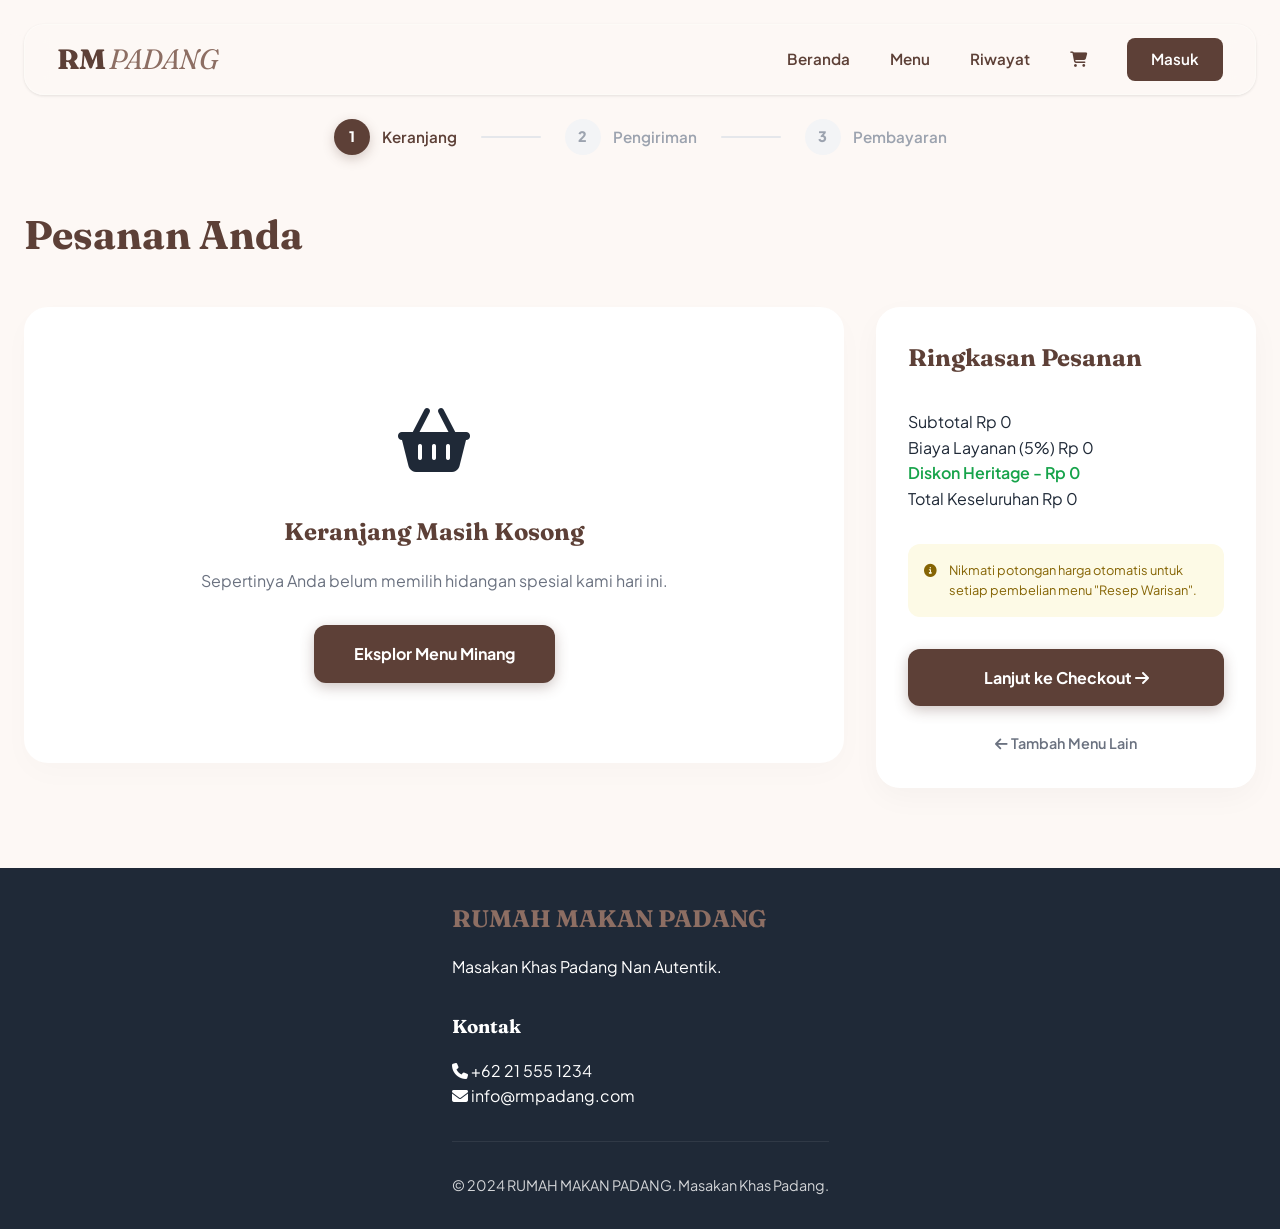
<file: Astan.Prototype/cart.html>
<!DOCTYPE html>
<html lang="id">
<head>
    <meta charset="UTF-8">
    <meta name="viewport" content="width=device-width, initial-scale=1.0">
    <title>Keranjang - Rumah Makan Padang</title>
    <link rel="stylesheet" href="style.css">
    <link rel="stylesheet" href="https://cdnjs.cloudflare.com/ajax/libs/font-awesome/6.5.1/css/all.min.css">
</head>
<body>
    <nav class="navbar">
        <div class="navbar-container">
            <a href="index.html" class="logo">RM<span>PADANG</span></a>
            <div class="menu-toggle" onclick="toggleMobileMenu()"><i class="fa-solid fa-bars"></i></div>
            <div class="nav-menu">
                <a href="index.html">Beranda</a>
                <a href="menu.html">Menu</a>
                <a href="history.html">Riwayat</a>
                <a href="cart.html" class="cart-icon active">
                    <i class="fa-solid fa-cart-shopping"></i>
                    <span class="cart-count">0</span>
                </a>
                <a href="login.html" class="btn-login">Masuk</a>
            </div>
        </div>
    </nav>

    <div class="container">
        <!-- Stepper -->
        <div class="checkout-stepper">
            <div class="step active">
                <div class="step-num">1</div>
                <span>Keranjang</span>
            </div>
            <div class="step-line"></div>
            <div class="step">
                <div class="step-num">2</div>
                <span>Pengiriman</span>
            </div>
            <div class="step-line"></div>
            <div class="step">
                <div class="step-num">3</div>
                <span>Pembayaran</span>
            </div>
        </div>

        <h1 style="font-family: 'Fraunces', serif; margin-bottom: 2.5rem; font-size: 2.5rem; color: var(--primary);">Pesanan Anda</h1>
        
        <div class="cart-grid">
            <!-- Left Side: Items -->
            <div id="cart-items-container">
                <!-- Loaded via JS -->
            </div>
            
            <!-- Right Side: Summary -->
            <div class="order-summary-card">
                <h3 style="margin-top: 0; margin-bottom: 2rem; font-family: 'Fraunces', serif; font-size: 1.5rem;">Ringkasan Pesanan</h3>
                
                <div class="summary-row">
                    <span>Subtotal</span>
                    <span id="summary-subtotal">Rp 0</span>
                </div>
                <div class="summary-row">
                    <span>Biaya Layanan (5%)</span>
                    <span id="summary-service">Rp 0</span>
                </div>
                <div class="summary-row" style="color: #16a34a; font-weight: 600;">
                    <span>Diskon Heritage</span>
                    <span>- Rp 0</span>
                </div>
                
                <div class="summary-row summary-total">
                    <span>Total Keseluruhan</span>
                    <span id="cart-total">Rp 0</span>
                </div>
                
                <div style="background: #fdfae6; padding: 1rem; border-radius: 12px; margin: 2rem 0; font-size: 0.8rem; color: #856404; display: flex; gap: 0.75rem;">
                    <span><i class="fa-solid fa-circle-info"></i></span>
                    <p style="margin: 0;">Nikmati potongan harga otomatis untuk setiap pembelian menu "Resep Warisan".</p>
                </div>
                
                <a href="checkout.html" class="btn-primary" style="width: 100%; text-align: center; margin-top: 1.5rem; text-decoration: none; display: block; padding: 1rem; background: var(--primary); color: white; border-radius: 12px;">
                    Lanjut ke Checkout <i class="fa-solid fa-arrow-right"></i>
                </a>
                
                <div style="text-align: center; margin-top: 1.5rem;">
                    <a href="menu.html" style="color: var(--gray-500); text-decoration: none; font-size: 0.9rem; font-weight: 600;"><i class="fa-solid fa-arrow-left"></i> Tambah Menu Lain</a>
                </div>
            </div>
        </div>
    </div>

    <footer class="footer">
        <div class="container">
            <div class="footer-content">
                <div>
                    <h3 style="color: var(--secondary); font-size: 1.5rem;">RUMAH MAKAN PADANG</h3>
                    <p>Masakan Khas Padang Nan Autentik.</p>
                </div>
                <div>
                    <h3>Kontak</h3>
                    <p><i class="fa-solid fa-phone"></i> +62 21 555 1234</p>
                    <p><i class="fa-solid fa-envelope"></i> info@rmpadang.com</p>
                </div>
            </div>
            <div class="footer-bottom">
                <p>&copy; 2024 RUMAH MAKAN PADANG. Masakan Khas Padang.</p>
            </div>
        </div>
    </footer>

    <script src="main.js"></script>
    <script>
        // Trigger render on load
        window.addEventListener('load', () => {
            renderCartPage();
        });
    </script>
</body>
</html>
</file>
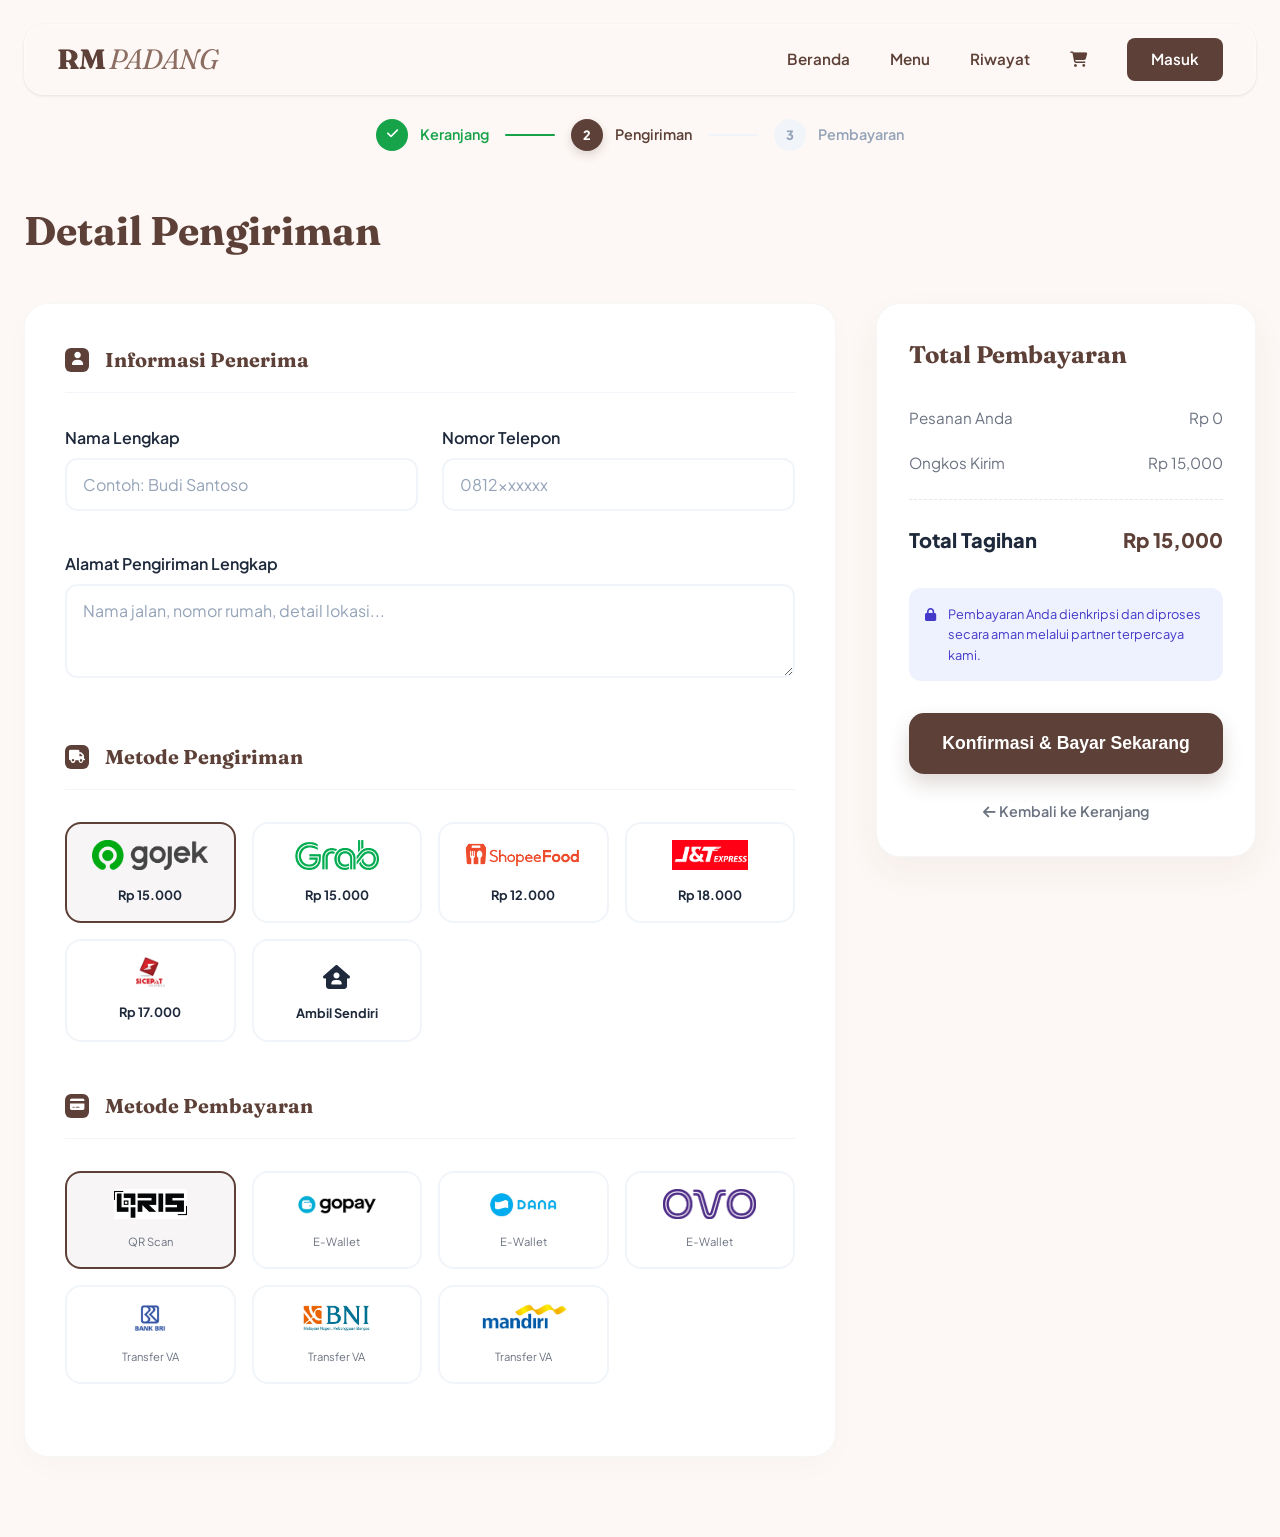
<file: Astan.Prototype/checkout.html>
<!DOCTYPE html>
<html lang="id">
<head>
    <meta charset="UTF-8">
    <meta name="viewport" content="width=device-width, initial-scale=1.0">
    <title>Checkout - Rumah Makan Padang</title>
    <link rel="stylesheet" href="style.css">
    <link rel="stylesheet" href="https://cdnjs.cloudflare.com/ajax/libs/font-awesome/6.5.1/css/all.min.css">
    <style>
        :root {
            --primary: #5D4037; /* Deep Brown */
            --secondary: #8D6E63; /* Earthy Brown */
            --bg-soft: #FDF8F5; /* Warm Soft Cream */
            --white: #ffffff;
            --gray-100: #f1f5f9;
            --gray-400: #94a3b8;
            --gray-800: #1e293b;
        }

        body {
            background-color: var(--bg-soft);
            font-family: 'Plus Jakarta Sans', sans-serif;
        }

        /* Stepper Progress */
        .checkout-stepper {
            display: flex;
            justify-content: center;
            align-items: center;
            margin: 3rem 0;
            gap: 1rem;
        }

        .step {
            display: flex;
            align-items: center;
            gap: 0.75rem;
            color: var(--gray-400);
            font-weight: 600;
            font-size: 0.9rem;
        }

        .step.active {
            color: var(--primary);
        }

        .step.completed {
            color: #16a34a;
        }

        .step-num {
            width: 32px;
            height: 32px;
            border-radius: 50%;
            background: var(--gray-100);
            display: flex;
            align-items: center;
            justify-content: center;
            font-size: 0.8rem;
            transition: all 0.3s;
        }

        .step.active .step-num {
            background: var(--primary);
            color: white;
            box-shadow: 0 4px 10px rgba(93, 64, 55, 0.2);
        }

        .step.completed .step-num {
            background: #16a34a;
            color: white;
        }

        .step-line {
            width: 50px;
            height: 2px;
            background: var(--gray-100);
        }
        
        .step.completed + .step-line {
            background: #16a34a;
        }

        /* Checkout Layout */
        .checkout-grid {
            display: grid;
            grid-template-columns: 1fr 380px;
            gap: 2.5rem;
            align-items: start;
            margin-bottom: 5rem;
        }

        .checkout-card {
            background: var(--white);
            border-radius: 24px;
            padding: 2.5rem;
            box-shadow: 0 10px 30px rgba(0,0,0,0.02);
            border: 1px solid rgba(0,0,0,0.03);
        }

        .section-header {
            display: flex;
            align-items: center;
            gap: 1rem;
            margin-bottom: 2rem;
            padding-bottom: 1rem;
            border-bottom: 1px solid var(--gray-100);
        }

        .section-header span {
            background: var(--primary);
            color: white;
            width: 24px;
            height: 24px;
            display: flex;
            align-items: center;
            justify-content: center;
            border-radius: 6px;
            font-size: 0.8rem;
        }

        .method-grid {
            display: grid;
            grid-template-columns: repeat(auto-fill, minmax(150px, 1fr));
            gap: 1rem;
            margin-bottom: 2rem;
        }

        .method-card {
            border: 2px solid var(--gray-100);
            border-radius: 16px;
            padding: 1rem;
            cursor: pointer;
            transition: all 0.2s;
            text-align: center;
            position: relative;
        }

        .method-card input {
            position: absolute;
            opacity: 0;
        }

        .method-card:hover {
            border-color: var(--primary);
            background: rgba(93, 64, 55, 0.02);
        }

        .method-card.active {
            border-color: var(--primary);
            background: rgba(93, 64, 55, 0.05);
        }

        .method-card img {
            height: 30px;
            object-fit: contain;
            margin-bottom: 0.5rem;
        }

        .form-group label {
            display: block;
            margin-bottom: 0.5rem;
            font-weight: 600;
            color: var(--gray-800);
        }

        .form-group input, .form-group textarea {
            width: 100%;
            padding: 0.85rem 1rem;
            border: 2px solid var(--gray-100);
            border-radius: 12px;
            font-family: inherit;
            transition: border-color 0.2s;
        }

        .form-group input:focus {
            border-color: var(--primary);
            outline: none;
        }

        @media (max-width: 992px) {
            .checkout-grid { grid-template-columns: 1fr; }
        }
    </style>
</head>
<body>
    <nav class="navbar">
        <div class="navbar-container">
            <a href="index.html" class="logo">RM<span>PADANG</span></a>
            <div class="menu-toggle" onclick="toggleMobileMenu()"><i class="fa-solid fa-bars"></i></div>
            <div class="nav-menu">
                <a href="index.html">Beranda</a>
                <a href="menu.html">Menu</a>
                <a href="history.html">Riwayat</a>
                <a href="cart.html" class="cart-icon">
                    <i class="fa-solid fa-cart-shopping"></i>
                    <span class="cart-count">0</span>
                </a>
                <a href="login.html" class="btn-login">Masuk</a>
            </div>
        </div>
    </nav>

    <div class="container">
        <!-- Stepper -->
        <div class="checkout-stepper">
            <div class="step completed">
                <div class="step-num"><i class="fa-solid fa-check"></i></div>
                <span>Keranjang</span>
            </div>
            <div class="step-line"></div>
            <div class="step active">
                <div class="step-num">2</div>
                <span>Pengiriman</span>
            </div>
            <div class="step-line"></div>
            <div class="step">
                <div class="step-num">3</div>
                <span>Pembayaran</span>
            </div>
        </div>

        <h1 style="font-family: 'Fraunces', serif; margin-bottom: 2.5rem; font-size: 2.5rem; color: var(--primary);">Detail Pengiriman</h1>
        
        <form id="checkout-form" onsubmit="processCheckout(event)">
            <div class="checkout-grid">
                <!-- Left Side: Form -->
                <div class="checkout-card">
                    <!-- Delivery Info -->
                    <div class="section-header">
                        <span><i class="fa-solid fa-user"></i></span>
                        <h2 style="margin: 0; font-size: 1.25rem;">Informasi Penerima</h2>
                    </div>
                    
                    <div style="display: grid; grid-template-columns: 1fr 1fr; gap: 1.5rem; margin-bottom: 2.5rem;">
                        <div class="form-group">
                            <label>Nama Lengkap</label>
                            <input type="text" name="name" required placeholder="Contoh: Budi Santoso">
                        </div>
                        <div class="form-group">
                            <label>Nomor Telepon</label>
                            <input type="tel" name="phone" required placeholder="0812xxxxxx">
                        </div>
                        <div class="form-group" style="grid-column: span 2;">
                            <label>Alamat Pengiriman Lengkap</label>
                            <textarea name="address" rows="3" required placeholder="Nama jalan, nomor rumah, detail lokasi..."></textarea>
                        </div>
                    </div>

                    <!-- Shipping Method -->
                    <div class="section-header">
                        <span><i class="fa-solid fa-truck"></i></span>
                        <h2 style="margin: 0; font-size: 1.25rem;">Metode Pengiriman</h2>
                    </div>
                    <div class="method-grid">
                        <label class="method-card active">
                            <input type="radio" name="shipping" value="Gojek" checked onchange="updateShippingUI(this)">
                            <img src="aset/gojek.png" alt="Gojek" onerror="this.src='https://upload.wikimedia.org/wikipedia/commons/9/9f/Gojek_logo_2019.svg'">
                            <div style="font-size: 0.8rem; font-weight: 700;">Rp 15.000</div>
                        </label>
                        <label class="method-card">
                            <input type="radio" name="shipping" value="Grab" onchange="updateShippingUI(this)">
                            <img src="aset/grab.png" alt="Grab" onerror="this.src='https://upload.wikimedia.org/wikipedia/commons/thumb/1/12/Grab_Logo.svg/1200px-Grab_Logo.svg.png'">
                            <div style="font-size: 0.8rem; font-weight: 700;">Rp 15.000</div>
                        </label>
                        <label class="method-card">
                            <input type="radio" name="shipping" value="ShopeeFood" onchange="updateShippingUI(this)">
                            <img src="aset/shoopefood.png" alt="ShopeeFood" onerror="this.src='https://upload.wikimedia.org/wikipedia/commons/thumb/a/af/ShopeeFood.svg/1200px-ShopeeFood.svg.png'">
                            <div style="font-size: 0.8rem; font-weight: 700;">Rp 12.000</div>
                        </label>
                        <label class="method-card">
                            <input type="radio" name="shipping" value="J&T" onchange="updateShippingUI(this)">
                            <img src="aset/jnt.png" alt="J&T" onerror="this.src='https://upload.wikimedia.org/wikipedia/commons/thumb/5/5a/J%26T_Express_logo.svg/1200px-J%26T_Express_logo.svg.png'">
                            <div style="font-size: 0.8rem; font-weight: 700;">Rp 18.000</div>
                        </label>
                        <label class="method-card">
                            <input type="radio" name="shipping" value="Sicepat" onchange="updateShippingUI(this)">
                            <img src="aset/sicepat.png" alt="Sicepat" onerror="this.src='https://upload.wikimedia.org/wikipedia/id/thumb/0/03/Logo_Sicepat_Ekspres.png/1200px-Logo_Sicepat_Ekspres.png'">
                            <div style="font-size: 0.8rem; font-weight: 700;">Rp 17.000</div>
                        </label>
                        <label class="method-card">
                            <input type="radio" name="shipping" value="Ambil Sendiri" onchange="updateShippingUI(this)">
                            <div style="font-size: 1.5rem; margin-bottom: 0.5rem;"><i class="fa-solid fa-house-user"></i></div>
                            <div style="font-size: 0.8rem; font-weight: 700;">Ambil Sendiri</div>
                        </label>
                    </div>

                    <!-- Payment Method -->
                    <div class="section-header" style="margin-top: 3rem;">
                        <span><i class="fa-solid fa-credit-card"></i></span>
                        <h2 style="margin: 0; font-size: 1.25rem;">Metode Pembayaran</h2>
                    </div>
                    <div class="method-grid">
                        <label class="method-card active">
                            <input type="radio" name="payment" value="QRIS" checked onchange="updatePaymentUI(this)">
                            <img src="aset/qris.png" alt="QRIS" onerror="this.src='https://upload.wikimedia.org/wikipedia/commons/a/a2/Logo_QRIS.svg'">
                            <div style="font-size: 0.7rem; color: var(--gray-500);">QR Scan</div>
                        </label>
                        <label class="method-card">
                            <input type="radio" name="payment" value="GoPay" onchange="updatePaymentUI(this)">
                            <img src="aset/gopay.png" alt="GoPay" onerror="this.src='https://upload.wikimedia.org/wikipedia/commons/thumb/8/86/Gopay_logo.svg/1200px-Gopay_logo.svg.png'">
                            <div style="font-size: 0.7rem; color: var(--gray-500);">E-Wallet</div>
                        </label>
                        <label class="method-card">
                            <input type="radio" name="payment" value="Dana" onchange="updatePaymentUI(this)">
                            <img src="aset/dana.png" alt="Dana" onerror="this.src='https://upload.wikimedia.org/wikipedia/commons/thumb/7/72/Logo_dana_blue.svg/1200px-Logo_dana_blue.svg.png'">
                            <div style="font-size: 0.7rem; color: var(--gray-500);">E-Wallet</div>
                        </label>
                        <label class="method-card">
                            <input type="radio" name="payment" value="OVO" onchange="updatePaymentUI(this)">
                            <img src="aset/ovo.png" alt="OVO" onerror="this.src='https://upload.wikimedia.org/wikipedia/commons/thumb/e/eb/Logo_ovo_purple.svg/1200px-Logo_ovo_purple.svg.png'">
                            <div style="font-size: 0.7rem; color: var(--gray-500);">E-Wallet</div>
                        </label>
                        <label class="method-card">
                            <input type="radio" name="payment" value="BRI" onchange="updatePaymentUI(this)">
                            <img src="aset/bri.png" alt="BRI" onerror="this.src='https://upload.wikimedia.org/wikipedia/commons/thumb/2/2e/BRI_Logo.svg/1200px-BRI_Logo.svg.png'">
                            <div style="font-size: 0.7rem; color: var(--gray-500);">Transfer VA</div>
                        </label>
                        <label class="method-card">
                            <input type="radio" name="payment" value="BNI" onchange="updatePaymentUI(this)">
                            <img src="aset/bni.png" alt="BNI" onerror="this.src='https://upload.wikimedia.org/wikipedia/id/thumb/5/55/BNI_logo.svg/1200px-BNI_logo.svg.png'">
                            <div style="font-size: 0.7rem; color: var(--gray-500);">Transfer VA</div>
                        </label>
                        <label class="method-card">
                            <input type="radio" name="payment" value="Mandiri" onchange="updatePaymentUI(this)">
                            <img src="aset/mandiri.png" alt="Mandiri" onerror="this.src='https://upload.wikimedia.org/wikipedia/commons/thumb/a/ad/Bank_Mandiri_logo_2016.svg/1200px-Bank_Mandiri_logo_2016.svg.png'">
                            <div style="font-size: 0.7rem; color: var(--gray-500);">Transfer VA</div>
                        </label>
                    </div>
                </div>

                <!-- Right Side: Final Summary -->
                <div style="background: var(--white); border-radius: 24px; padding: 2rem; position: sticky; top: 100px; box-shadow: 0 15px 35px rgba(93, 64, 55, 0.05); border: 1px solid rgba(93, 64, 55, 0.05);">
                    <h3 style="margin-top: 0; margin-bottom: 2rem; font-family: 'Fraunces', serif; font-size: 1.5rem;">Total Pembayaran</h3>
                    
                    <div style="display: flex; justify-content: space-between; margin-bottom: 1.25rem; font-size: 0.95rem; color: var(--gray-500);">
                        <span>Pesanan Anda</span>
                        <span id="checkout-subtotal">Rp 0</span>
                    </div>
                    <div style="display: flex; justify-content: space-between; margin-bottom: 1.25rem; font-size: 0.95rem; color: var(--gray-500);">
                        <span>Ongkos Kirim</span>
                        <span id="checkout-shipping">Rp 15.000</span>
                    </div>
                    
                    <div style="border-top: 1px dashed var(--gray-200); margin-top: 1.5rem; padding-top: 1.5rem; display: flex; justify-content: space-between; color: var(--gray-800); font-weight: 800; font-size: 1.25rem;">
                        <span>Total Tagihan</span>
                        <span id="checkout-total" style="color: var(--primary);">Rp 0</span>
                    </div>
                    
                    <div style="background: #eef2ff; padding: 1rem; border-radius: 12px; margin: 2rem 0; font-size: 0.8rem; color: #4338ca; display: flex; gap: 0.75rem;">
                        <span><i class="fa-solid fa-lock"></i></span>
                        <p style="margin: 0;">Pembayaran Anda dienkripsi dan diproses secara aman melalui partner terpercaya kami.</p>
                    </div>
                    
                    <button type="submit" class="btn-primary" style="width: 100%; padding: 1.25rem; border-radius: 15px; font-size: 1.1rem; box-shadow: 0 10px 20px rgba(93, 64, 55, 0.2);">
                        Konfirmasi & Bayar Sekarang
                    </button>
                    
                    <div style="text-align: center; margin-top: 1.5rem;">
                        <a href="cart.html" style="color: var(--gray-500); text-decoration: none; font-size: 0.9rem; font-weight: 600;"><i class="fa-solid fa-arrow-left"></i> Kembali ke Keranjang</a>
                    </div>
                </div>
            </div>
        </form>
    </div>

    <script src="main.js"></script>
    <script>
        window.addEventListener('load', () => {
            updateCheckoutSummary();
        });

        function updateShippingUI(radio) {
            document.querySelectorAll('input[name="shipping"]').forEach(i => i.parentElement.classList.remove('active'));
            radio.parentElement.classList.add('active');
            updateCheckoutSummary();
        }

        function updatePaymentUI(radio) {
            document.querySelectorAll('input[name="payment"]').forEach(i => i.parentElement.classList.remove('active'));
            radio.parentElement.classList.add('active');
        }

        function updateCheckoutSummary() {
            const subtotal = getCartTotal();
            const shipping = document.querySelector('input[name="shipping"]:checked')?.value;
            
            let shippingFee = 0;
            switch(shipping) {
                case 'Gojek': case 'Grab': shippingFee = 15000; break;
                case 'ShopeeFood': shippingFee = 12000; break;
                case 'J&T': shippingFee = 18000; break;
                case 'Sicepat': shippingFee = 17000; break;
                case 'Ambil Sendiri': shippingFee = 0; break;
                default: shippingFee = 0;
            }
            
            const serviceFee = Math.round(subtotal * 0.05);
            const total = subtotal + serviceFee + shippingFee;

            document.getElementById('checkout-subtotal').textContent = `Rp ${(subtotal + serviceFee).toLocaleString()}`;
            document.getElementById('checkout-shipping').textContent = `Rp ${shippingFee.toLocaleString()}`;
            document.getElementById('checkout-total').textContent = `Rp ${total.toLocaleString()}`;
        }
    </script>
    <!-- Checkout Modal Overlay -->
    <div id="checkout-modal-overlay" style="display: none; position: fixed; top: 0; left: 0; width: 100%; height: 100%; background: rgba(0,0,0,0.6); backdrop-filter: blur(8px); z-index: 1000; align-items: center; justify-content: center; padding: 1.5rem;">
        <div class="checkout-card" id="modal-body" style="max-width: 450px; width: 100%; text-align: center; animation: modalIn 0.4s cubic-bezier(0.16, 1, 0.3, 1);">
            <!-- Dynamic Content via main.js -->
        </div>
    </div>

    <style>
        @keyframes modalIn {
            from { opacity: 0; transform: translateY(20px) scale(0.95); }
            to { opacity: 1; transform: translateY(0) scale(1); }
        }
        @keyframes loading {
            from { transform: translateX(-100%); }
            to { transform: translateX(100%); }
        }
    </style>
</body>
</html>
</file>
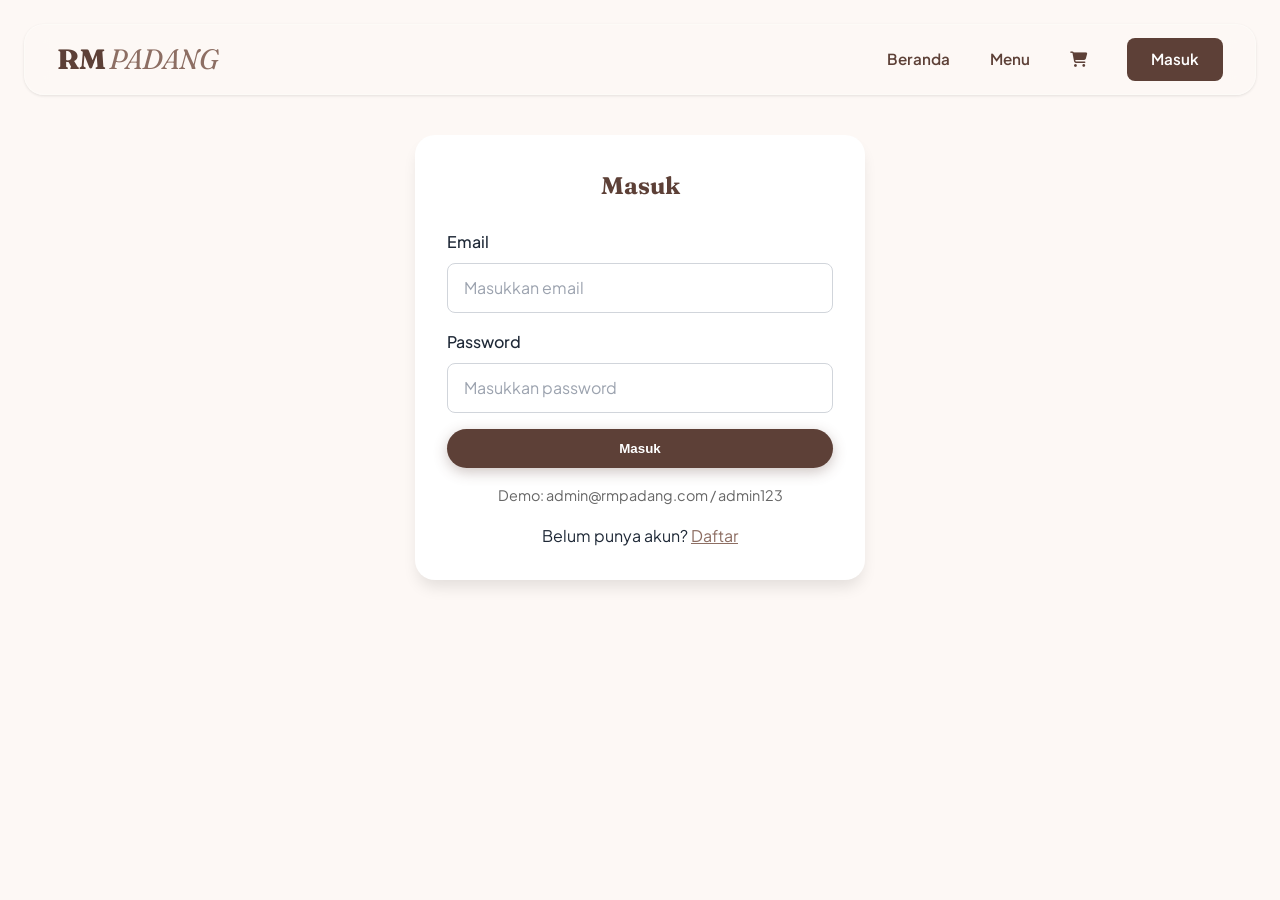
<file: Astan.Prototype/customers.html>
<!DOCTYPE html>
<html lang="id">
<head>
    <meta charset="UTF-8">
    <meta name="viewport" content="width=device-width, initial-scale=1.0">
    <title>Kelola Pelanggan - Rumah Makan Padang</title>
    <link rel="stylesheet" href="style.css">
    <link rel="stylesheet" href="https://cdnjs.cloudflare.com/ajax/libs/font-awesome/6.5.1/css/all.min.css">
</head>
<body>
    <script src="main.js"></script>
    <script>
        window.addEventListener('load', function() {
            protectAdminPage();
            renderCustomersPage();
        });

        function renderCustomersPage() {
            const customers = db.getCustomers();
            const container = document.getElementById('customers-table-body');
            if (!container) return;

            container.innerHTML = customers.map((customer, index) => {
                const isActive = customer.status === 'Aktif';
                const statusClass = isActive ? 'status-ok' : 'status-err';
                
                return `
                    <div class="admin-item-card">
                        <div class="customer-header">
                            <div class="customer-avatar">
                                ${customer.name.charAt(0)}
                            </div>
                            <div class="customer-info">
                                <h3>${customer.name}</h3>
                                <p>${customer.email}</p>
                            </div>
                        </div>
                        <div class="customer-details">
                            <div class="detail-row">
                                <span><i class="fa-solid fa-phone"></i></span>
                                <strong>${customer.phone}</strong>
                            </div>
                            <div class="detail-row">
                                <span><i class="fa-solid fa-box"></i></span>
                                <strong>${customer.orders} Pesanan</strong>
                            </div>
                        </div>
                        <div class="customer-actions">
                            <span class="status-badge ${statusClass}">
                                ${customer.status}
                            </span>
                            <button class="btn-secondary-sm">Profil</button>
                        </div>
                    </div>
                `;
            }).join('');
        }
    </script>
    <div class="admin-container">
        <!-- Sidebar -->
        <div class="admin-sidebar">
            <h2 style="margin-bottom: 2rem; text-align: center; font-family: 'Fraunces', serif; color: var(--primary);">RM PADANG</h2>
            <nav class="sidebar-nav">
                <a href="admin.html"><i class="fa-solid fa-chart-line"></i> Dashboard</a>
                <a href="product.html"><i class="fa-solid fa-utensils"></i> Kelola Produk</a>
                <a href="orders.html"><i class="fa-solid fa-box"></i> Pesanan</a>
                <a href="customers.html" class="active"><i class="fa-solid fa-users"></i> Pelanggan</a>
                <a href="inventory-report.html"><i class="fa-solid fa-file-invoice-dollar"></i> Laporan Stok</a>
                <a href="settings.html"><i class="fa-solid fa-gear"></i> Pengaturan</a>
                <a href="#" onclick="logout(); return false;" style="margin-top: 2rem;"><i class="fa-solid fa-right-from-bracket"></i> Keluar</a>
            </nav>
        </div>
        
        <!-- Main Content -->
        <div class="admin-main">
            <h1>Kelola Pelanggan</h1>
            
            <div class="card" style="padding: 1.5rem;">
                <div style="margin-bottom: 1.5rem; display: flex; justify-content: space-between; align-items: center;">
                    <h3 style="margin: 0;">Daftar Pelanggan</h3>
                    <input type="text" placeholder="Cari pelanggan..." style="padding: 0.5rem; border: 1px solid #ddd; border-radius: 4px; width: 250px;">
                </div>
                
                <div id="customers-table-body" class="admin-card-grid">
                    <!-- Customers will be loaded as cards here -->
                </div>
            </div>
        </div>
    </div>
</body>
</html>
</file>
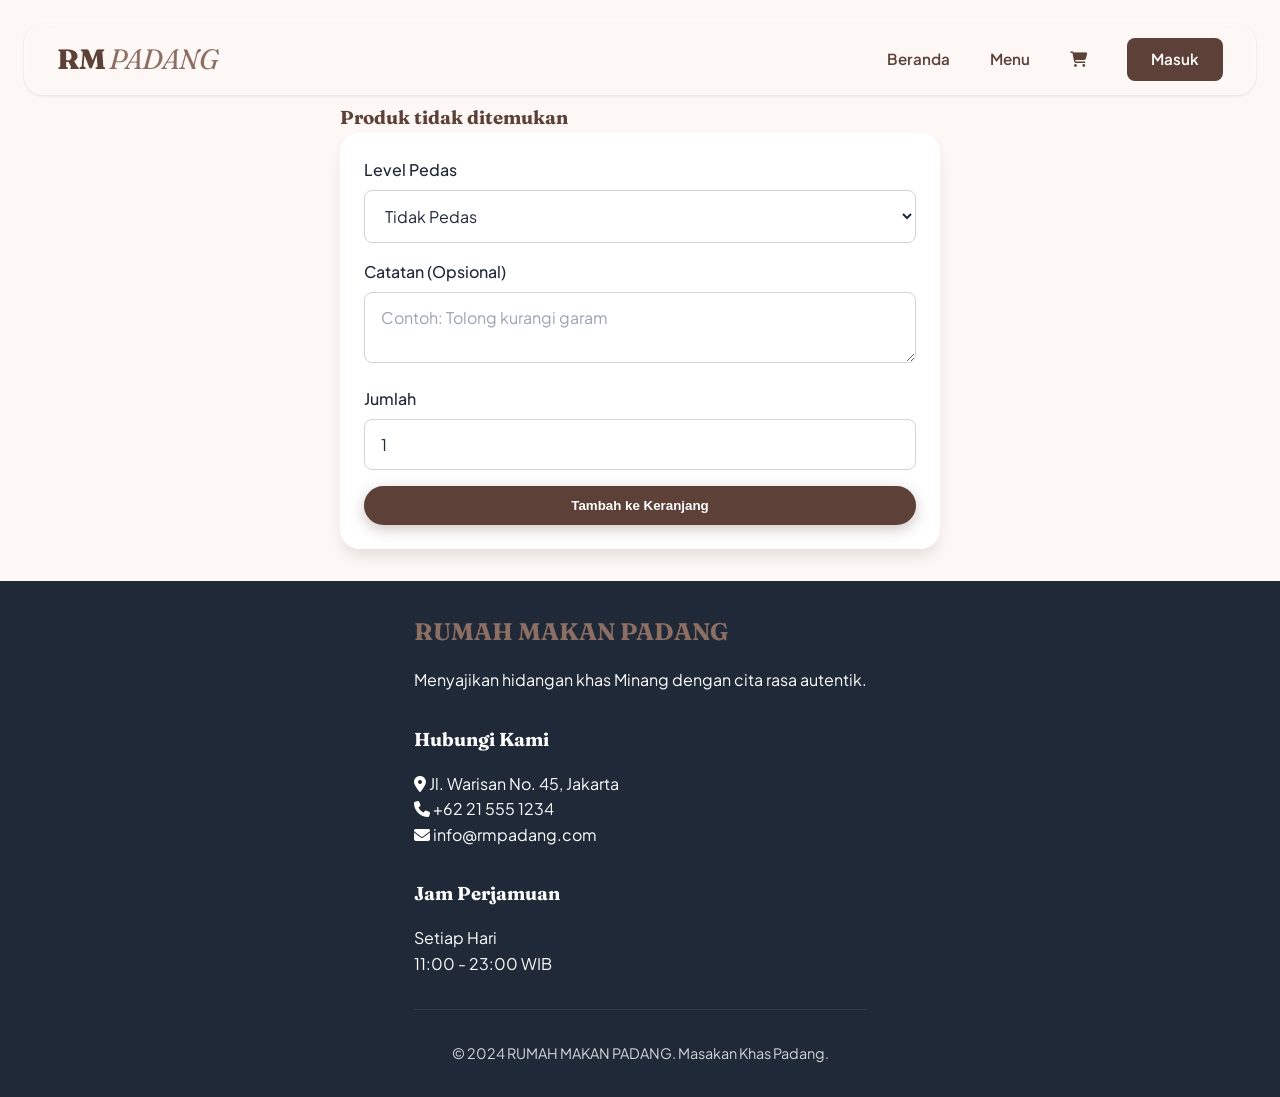
<file: Astan.Prototype/detail.html>
<!DOCTYPE html>
<html lang="id">
<head>
    <meta charset="UTF-8">
    <meta name="viewport" content="width=device-width, initial-scale=1.0">
    <title>Detail Produk - Rumah Makan Padang</title>
    <link rel="stylesheet" href="style.css">
    <link rel="stylesheet" href="https://cdnjs.cloudflare.com/ajax/libs/font-awesome/6.5.1/css/all.min.css">
</head>
<body>
    <nav class="navbar">
        <div class="navbar-container">
            <a href="index.html" class="logo">RM<span>PADANG</span></a>
            <div class="menu-toggle" onclick="toggleMobileMenu()"><i class="fa-solid fa-bars"></i></div>
            <div class="nav-menu">
                <a href="index.html">Beranda</a>
                <a href="menu.html">Menu</a>
                <a href="cart.html" class="cart-icon">
                    <i class="fa-solid fa-cart-shopping"></i>
                    <span class="cart-count">0</span>
                </a>
                <a href="login.html" class="btn-login">Masuk</a>
            </div>
        </div>
    </nav>

    <div class="container">
        <div style="padding: 2rem 0;">
            <div id="product-detail" style="max-width: 600px; margin: 0 auto;">
                <!-- Product detail will be loaded here -->
            </div>
            
            <div class="card" style="padding: 1.5rem; max-width: 600px; margin: 0 auto;">
                <div class="form-group">
                    <label>Level Pedas</label>
                    <select id="spicy-level">
                        <option>Tidak Pedas</option>
                        <option>Pedas Sedang</option>
                        <option>Pedas</option>
                    </select>
                </div>
                
                <div class="form-group">
                    <label>Catatan (Opsional)</label>
                    <textarea id="notes" rows="2" placeholder="Contoh: Tolong kurangi garam"></textarea>
                </div>
                
                <div class="form-group">
                    <label>Jumlah</label>
                    <input type="number" id="quantity" min="1" value="1">
                </div>
                
                <button id="add-to-cart-btn" class="btn-primary" style="width: 100%;" onclick="addToCartWithDetails()">Tambah ke Keranjang</button>
            </div>
        </div>
    </div>

    <footer class="footer">
        <div class="container">
            <div class="footer-content">
                <div>
                    <h3 style="color: var(--secondary); font-size: 1.5rem;">RUMAH MAKAN PADANG</h3>
                    <p>Menyajikan hidangan khas Minang dengan cita rasa autentik.</p>
                </div>
                <div>
                    <h3>Hubungi Kami</h3>
                    <p><i class="fa-solid fa-location-dot"></i> Jl. Warisan No. 45, Jakarta</p>
                    <p><i class="fa-solid fa-phone"></i> +62 21 555 1234</p>
                    <p><i class="fa-solid fa-envelope"></i> info@rmpadang.com</p>
                </div>
                <div>
                    <h3>Jam Perjamuan</h3>
                    <p>Setiap Hari</p>
                    <p>11:00 - 23:00 WIB</p>
                </div>
            </div>
            <div class="footer-bottom">
                <p>&copy; 2024 RUMAH MAKAN PADANG. Masakan Khas Padang.</p>
            </div>
        </div>
    </footer>

    <script>
        function loadProductDetail() {
            const urlParams = new URLSearchParams(window.location.search);
            const productId = parseInt(urlParams.get('id'));
            const allProducts = db.getProducts();
            const product = allProducts.find(p => p.id === productId);
            
            if (product) {
                const isOutOfStock = product.stock <= 0;
                document.getElementById('product-detail').innerHTML = `
                    <img src="${product.image}" alt="${product.name}" style="width: 100%; border-radius: var(--radius-md); aspect-ratio: 16/9; object-fit: cover; ${isOutOfStock ? 'filter: grayscale(1);' : ''}">
                    <div style="display: flex; justify-content: space-between; align-items: flex-start; margin-top: 1.5rem;">
                        <div>
                            <h1>${product.name}</h1>
                            <p style="color: #666; margin-bottom: 0.5rem;">${product.category}</p>
                        </div>
                        <div style="text-align: right;">
                            <h2 class="product-price">Rp ${product.price.toLocaleString()}</h2>
                            <div style="margin-top: 0.25rem; font-weight: 700; color: ${isOutOfStock ? 'var(--accent)' : 'var(--primary)'};">
                                ${isOutOfStock ? 'Stok Habis' : `Tersedia: ${product.stock} unit`}
                            </div>
                        </div>
                    </div>
                    <p style="color: #666; margin: 1.5rem 0;">${product.description || 'Nikmati hidangan lezat khas Minang dengan bumbu autentik yang meresap sempurna. Dibuat dari bahan-bahan pilihan berkualitas tinggi.'}</p>
                `;
                
                const qtyInput = document.getElementById('quantity');
                qtyInput.max = product.stock;
                if (isOutOfStock) {
                    qtyInput.value = 0;
                    qtyInput.disabled = true;
                    document.getElementById('add-to-cart-btn').disabled = true;
                    document.getElementById('add-to-cart-btn').style.background = 'var(--gray-400)';
                    document.getElementById('add-to-cart-btn').textContent = 'Stok Habis';
                }
            } else {
                document.getElementById('product-detail').innerHTML = '<h3>Produk tidak ditemukan</h3>';
            }
        }

        function addToCartWithDetails() {
            const urlParams = new URLSearchParams(window.location.search);
            const productId = parseInt(urlParams.get('id'));
            const quantity = parseInt(document.getElementById('quantity').value);
            const notes = document.getElementById('notes').value;
            const spicyLevel = document.getElementById('spicy-level').value;
            
            if (quantity <= 0) {
                showToast('Jumlah pesanan tidak valid', 'error');
                return;
            }
            
            addToCart(productId, quantity, notes, spicyLevel);
        }

        window.addEventListener('load', loadProductDetail);
    </script>
    <script src="main.js"></script>
</body>
</html>
</file>
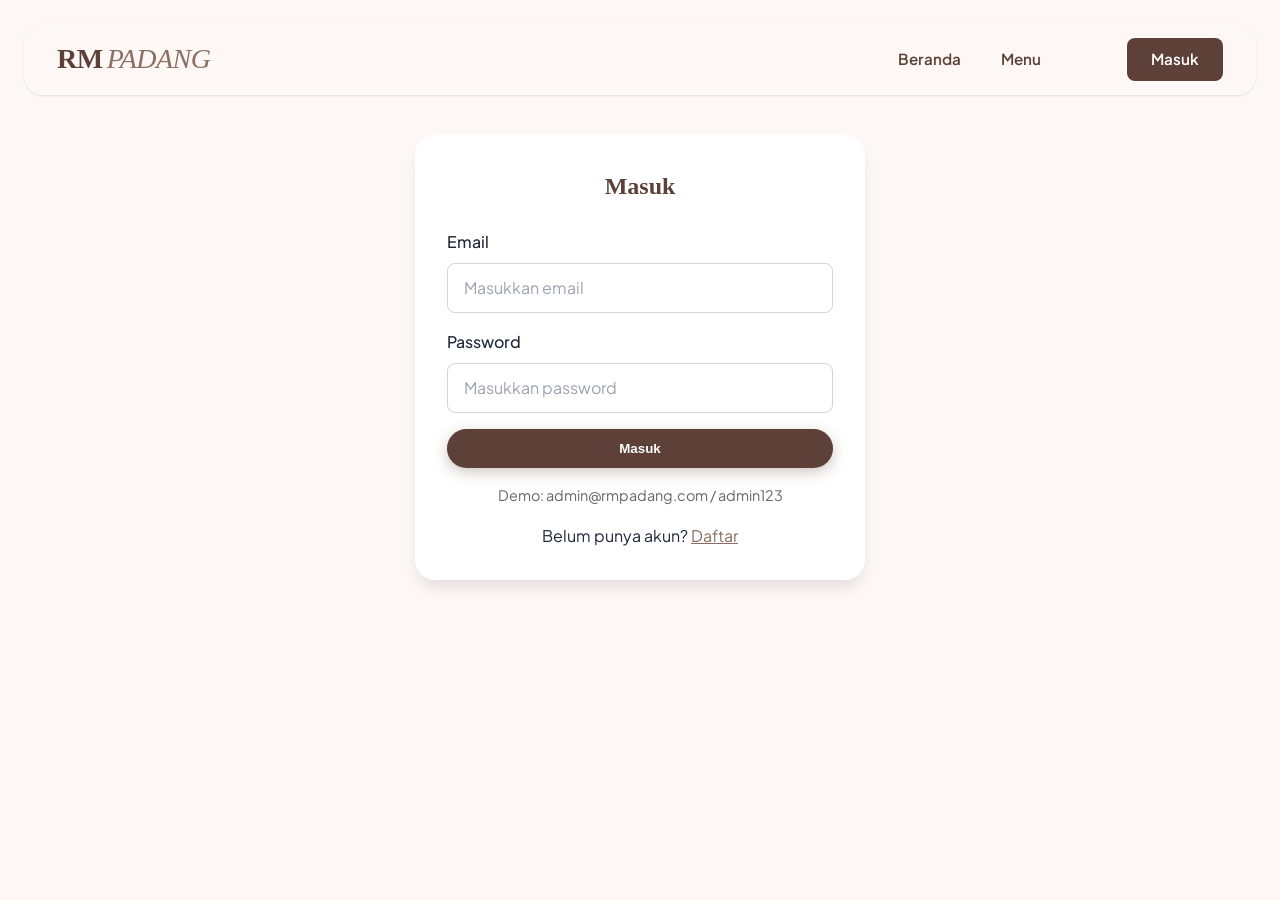
<file: Astan.Prototype/inventory-report.html>
<!DOCTYPE html>
<html lang="id">
<head>
    <meta charset="UTF-8">
    <meta name="viewport" content="width=device-width, initial-scale=1.0">
    <title>Laporan Stok - Rumah Makan Padang</title>
    <link rel="stylesheet" href="style.css">
    <link rel="stylesheet" href="https://cdnjs.cloudflare.com/ajax/libs/font-awesome/6.5.1/css/all.min.css">
</head>
<body>
    <script src="main.js"></script>
    <script>
        window.addEventListener('load', function() {
            protectAdminPage();
            renderInventoryReport();
        });

        function renderInventoryReport() {
            const report = db.getInventoryReport();
            const products = db.getProducts();
            
            // Update summary
            document.getElementById('total-products').textContent = report.totalProducts;
            document.getElementById('total-stock').textContent = report.totalStock + ' unit';
            document.getElementById('average-stock').textContent = report.averageStock + ' unit';
            document.getElementById('low-stock-count').textContent = report.lowStockItems.length;
            
            // Render products table
            const tableBody = document.getElementById('inventory-table-body');
            tableBody.innerHTML = products.slice(0, 9).map(product => {
                const isLow = product.stock < 30;
                const statusClass = isLow ? 'color: red; font-weight: 600;' : '';
                const statusText = isLow ? '<i class="fa-solid fa-triangle-exclamation"></i> RENDAH' : '<i class="fa-solid fa-circle-check"></i> Normal';
                return `
                    <tr ${isLow ? 'style="background: #ffe6e6;"' : ''}>
                        <td>${product.id}</td>
                        <td>${product.name}</td>
                        <td>${product.category}</td>
                        <td>Rp ${product.price.toLocaleString()}</td>
                        <td style="${statusClass}">${product.stock} ${statusText}</td>
                        <td>${product.stock < 30 ? '<i class="fa-solid fa-triangle-exclamation"></i> Perlu Restock' : '<i class="fa-solid fa-circle-check"></i> Cukup'}</td>
                    </tr>
                `;
            }).join('');

            // Show low stock alert
            if (report.lowStockItems.length > 0) {
                const lowStockHTML = report.lowStockItems.map(p => 
                    `<li>${p.name}: ${p.stock} unit</li>`
                ).join('');
                document.getElementById('low-stock-items').innerHTML = lowStockHTML;
            } else {
                document.getElementById('low-stock-items').innerHTML = '<li style="color: green;"><i class="fa-solid fa-circle-check"></i> Semua produk stok cukup</li>';
            }
        }
    </script>
    <div class="admin-container">
        <!-- Sidebar -->
        <div class="admin-sidebar">
            <h2 style="margin-bottom: 2rem; text-align: center; font-family: 'Fraunces', serif; color: var(--primary);">RM PADANG</h2>
            <nav class="sidebar-nav">
                <a href="admin.html"><i class="fa-solid fa-chart-line"></i> Dashboard</a>
                <a href="product.html"><i class="fa-solid fa-utensils"></i> Kelola Produk</a>
                <a href="orders.html"><i class="fa-solid fa-box"></i> Pesanan</a>
                <a href="customers.html"><i class="fa-solid fa-users"></i> Pelanggan</a>
                <a href="inventory-report.html" class="active"><i class="fa-solid fa-file-invoice-dollar"></i> Laporan Stok</a>
                <a href="settings.html"><i class="fa-solid fa-gear"></i> Pengaturan</a>
                <a href="#" onclick="logout(); return false;" style="margin-top: 2rem;"><i class="fa-solid fa-right-from-bracket"></i> Keluar</a>
            </nav>
        </div>
        
        <!-- Main Content -->
        <div class="admin-main">
            <div class="print-header">
                <h1>RM PADANG - Laporan Stok</h1>
                <p>Dicetak pada: ${new Date().toLocaleString('id-ID')}</p>
            </div>
            <div class="admin-header">
                <h1>Laporan Stok & Inventaris</h1>
                <div class="admin-header-actions">
                    <button class="btn-primary" onclick="exportStockReport()"><i class="fa-solid fa-file-export"></i> Export Laporan</button>
                    <button class="btn-secondary" onclick="printStockReport()" style="background: #4CAF50; color: white; border: none;"><i class="fa-solid fa-print"></i> Cetak Laporan</button>
                </div>
            </div>
            
            <!-- Summary Cards -->
            <div class="stats-grid">
                <div class="stat-card">
                    <h3>Total Produk</h3>
                    <p style="font-size: 2rem; font-weight: 700;" id="total-products">0</p>
                </div>
                <div class="stat-card">
                    <h3>Total Stok</h3>
                    <p style="font-size: 2rem; font-weight: 700;" id="total-stock">0</p>
                </div>
                <div class="stat-card">
                    <h3>Rata-rata Stok</h3>
                    <p style="font-size: 2rem; font-weight: 700;" id="average-stock">0</p>
                </div>
                <div class="stat-card">
                    <h3>Stok Rendah</h3>
                    <p style="font-size: 2rem; font-weight: 700; color: #ff6b6b;" id="low-stock-count">0</p>
                </div>
            </div>

            <!-- Low Stock Alert -->
            <div class="card" style="padding: 1.5rem; margin-bottom: 2rem; border-left: 4px solid #ff6b6b;">
                <h3 style="margin-top: 0; color: #ff6b6b;"><i class="fa-solid fa-triangle-exclamation"></i> Peringatan: Produk Stok Rendah (< 30 unit)</h3>
                <ul id="low-stock-items" style="margin: 1rem 0;">
                </ul>
            </div>

            <!-- Inventory Table -->
            <div class="card" style="padding: 1.5rem;">
                <h3 style="margin-bottom: 1rem;">Detail Inventaris</h3>
                <div class="data-table">
                    <table>
                        <thead>
                            <tr>
                                <th>ID</th>
                                <th>Nama Produk</th>
                                <th>Kategori</th>
                                <th>Harga</th>
                                <th>Stok</th>
                                <th>Rekomendasi</th>
                            </tr>
                        </thead>
                        <tbody id="inventory-table-body">
                        </tbody>
                    </table>
                </div>
            </div>

        </div>
    </div>

    <script>
        function exportStockReport() {
            const products = db.getProducts();
            let csv = 'ID,Nama Produk,Kategori,Harga,Stok\n';
            products.forEach(p => {
                csv += `${p.id},"${p.name}","${p.category}",${p.price},${p.stock}\n`;
            });
            const blob = new Blob([csv], { type: 'text/csv' });
            const url = window.URL.createObjectURL(blob);
            const a = document.createElement('a');
            a.href = url;
            a.download = 'stock-report.csv';
            a.click();
            showToast('Laporan berhasil didownload!');
        }

        function printStockReport() {
            window.print();
            showToast('Siap cetak laporan stok');
        }
    </script>
</body>
</html>
</file>
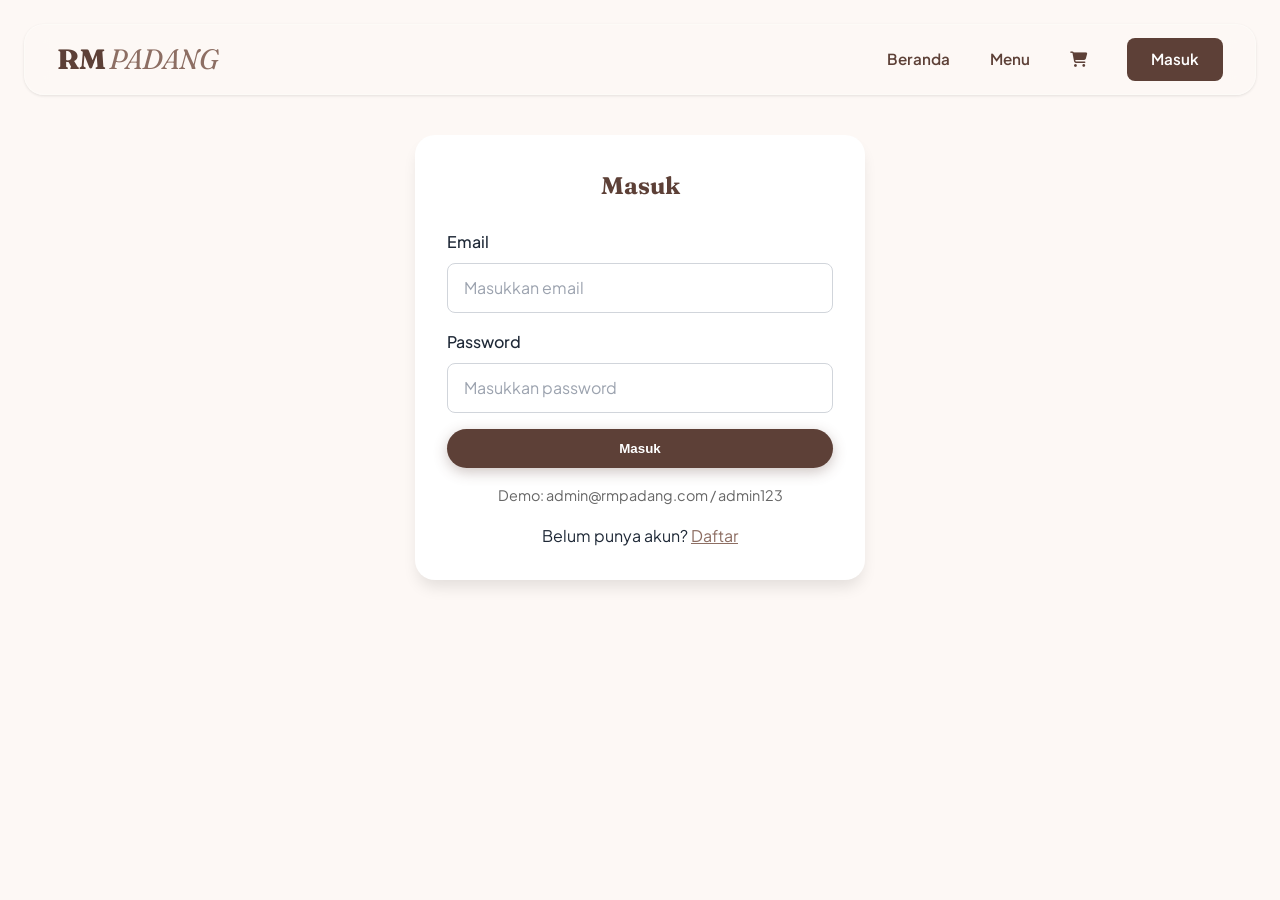
<file: Astan.Prototype/login.html>
<!DOCTYPE html>
<html lang="id">
<head>
    <meta charset="UTF-8">
    <meta name="viewport" content="width=device-width, initial-scale=1.0">
    <title>Masuk - Rumah Makan Padang</title>
    <link rel="stylesheet" href="style.css">
    <link rel="stylesheet" href="https://cdnjs.cloudflare.com/ajax/libs/font-awesome/6.5.1/css/all.min.css">
</head>
<body>
    <nav class="navbar">
        <div class="navbar-container">
            <a href="index.html" class="logo">RM<span>PADANG</span></a>
            <div class="menu-toggle" onclick="toggleMobileMenu()"><i class="fa-solid fa-bars"></i></div>
            <div class="nav-menu">
                <a href="index.html">Beranda</a>
                <a href="menu.html">Menu</a>
                <a href="cart.html" class="cart-icon">
                    <i class="fa-solid fa-cart-shopping"></i>
                    <span class="cart-count">0</span>
                </a>
                <a href="login.html" class="btn-login">Masuk</a>
            </div>
        </div>
    </nav>

    <div class="container">
        <div style="padding: 4rem 0; max-width: 450px; margin: 0 auto;">
            <div class="card" style="padding: 2rem;">
                <!-- Login Form -->
                <div id="login-form">
                    <h2 style="text-align: center; margin-bottom: 1.5rem;">Masuk</h2>
                    <div class="form-group">
                        <label>Email</label>
                        <input type="email" id="login-email" placeholder="Masukkan email">
                    </div>
                    <div class="form-group">
                        <label>Password</label>
                        <input type="password" id="login-password" placeholder="Masukkan password">
                    </div>
                    <button class="btn-primary" style="width: 100%;" onclick="handleLogin()">Masuk</button>
                    <p style="text-align: center; margin-top: 1rem; font-size: 0.9rem; color: #666;">
                        Demo: admin@rmpadang.com / admin123
                    </p>
                    <p style="text-align: center; margin-top: 1rem;">
                        Belum punya akun? 
                        <a href="#" onclick="toggleForms()" style="color: var(--secondary);">Daftar</a>
                    </p>
                </div>
                
                <!-- Register Form -->
                <div id="register-form" style="display: none;">
                    <h2 style="text-align: center; margin-bottom: 1.5rem;">Daftar</h2>
                    <div class="form-group">
                        <label>Nama Lengkap</label>
                        <input type="text" id="register-name" placeholder="Masukkan nama lengkap">
                    </div>
                    <div class="form-group">
                        <label>Email</label>
                        <input type="email" id="register-email" placeholder="Masukkan email">
                    </div>
                    <div class="form-group">
                        <label>Password</label>
                        <input type="password" id="register-password" placeholder="Buat password">
                    </div>
                    <div class="form-group">
                        <label>Konfirmasi Password</label>
                        <input type="password" id="register-password-confirm" placeholder="Konfirmasi password">
                    </div>
                    <button class="btn-primary" style="width: 100%;" onclick="handleRegister()">Daftar</button>
                    <p style="text-align: center; margin-top: 1rem;">
                        Sudah punya akun? 
                        <a href="#" onclick="toggleForms()" style="color: var(--secondary);">Masuk</a>
                    </p>
                </div>
            </div>
        </div>
    </div>

    <script src="main.js"></script>
    <script>
        function toggleForms() {
            const loginForm = document.getElementById('login-form');
            const registerForm = document.getElementById('register-form');
            if (loginForm.style.display === 'none') {
                loginForm.style.display = 'block';
                registerForm.style.display = 'none';
            } else {
                loginForm.style.display = 'none';
                registerForm.style.display = 'block';
            }
        }

        function handleLogin() {
            const email = document.getElementById('login-email').value;
            const password = document.getElementById('login-password').value;
            
            if (!email || !password) {
                showToast('Email dan password harus diisi', 'error');
                return;
            }
            
            const result = login(email, password);
            if (result.success) {
                showToast(result.message);
                setTimeout(() => {
                    // Check user role and redirect accordingly
                    const user = getCurrentUser();
                    if (user && user.role === 'admin') {
                        window.location.href = 'admin.html';
                    } else {
                        window.location.href = 'index.html';
                    }
                }, 1000);
            } else {
                showToast(result.message, 'error');
            }
        }

        function handleRegister() {
            const name = document.getElementById('register-name').value;
            const email = document.getElementById('register-email').value;
            const password = document.getElementById('register-password').value;
            const confirmPassword = document.getElementById('register-password-confirm').value;
            
            if (!name || !email || !password || !confirmPassword) {
                showToast('Semua field harus diisi', 'error');
                return;
            }
            
            const result = register(name, email, password, confirmPassword);
            if (result.success) {
                showToast(result.message);
                setTimeout(() => {
                    toggleForms();
                    document.getElementById('login-email').value = email;
                    document.getElementById('login-password').value = password;
                }, 1000);
            } else {
                showToast(result.message, 'error');
            }
        }
    </script>
</body>
</html>
</file>
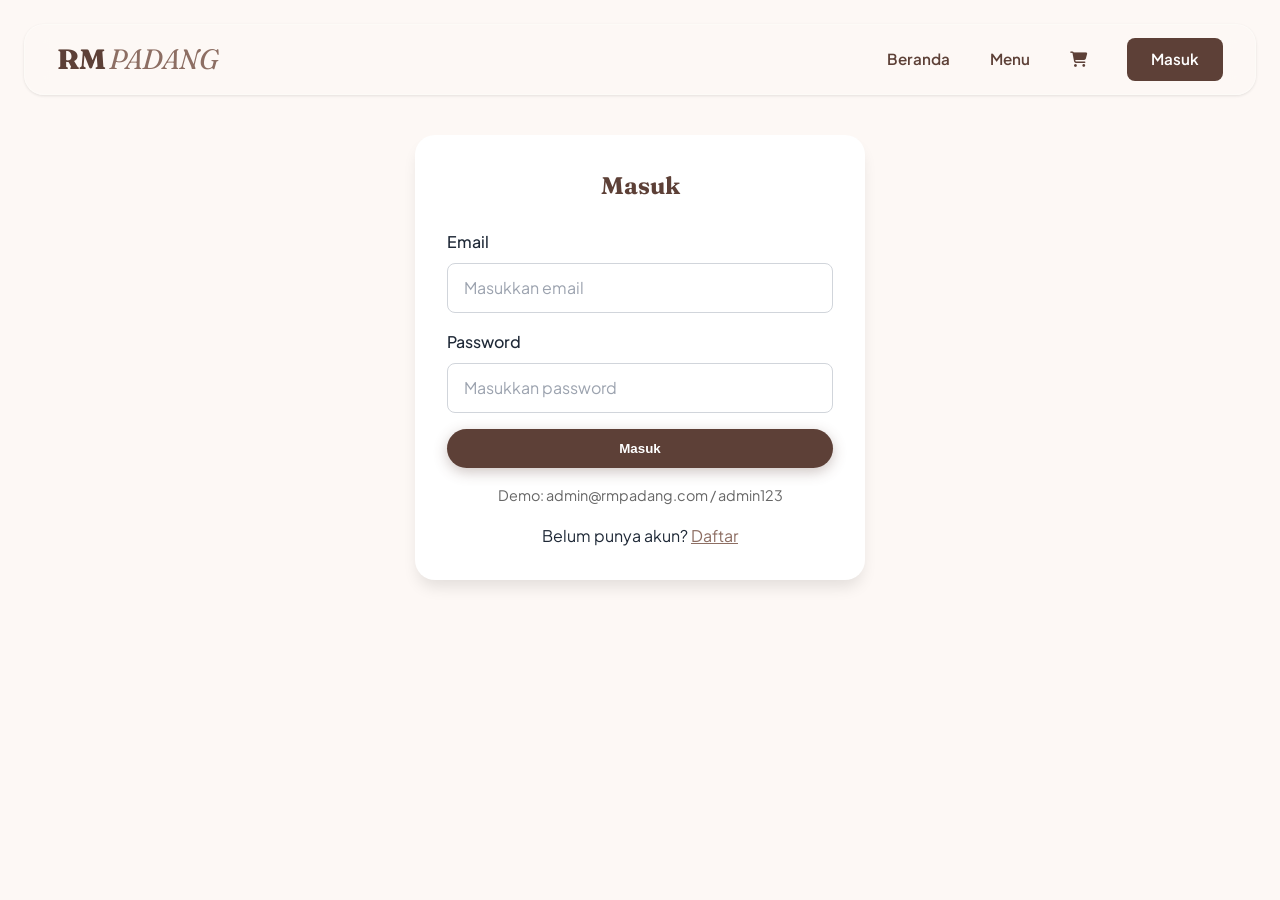
<file: Astan.Prototype/order-detail.html>
<!DOCTYPE html>
<html lang="id">
<head>
    <meta charset="UTF-8">
    <meta name="viewport" content="width=device-width, initial-scale=1.0">
    <title>Detail Pesanan - Rumah Makan Padang</title>
    <link rel="stylesheet" href="style.css">
    <link rel="stylesheet" href="https://cdnjs.cloudflare.com/ajax/libs/font-awesome/6.5.1/css/all.min.css">
</head>
<body>
    <script src="main.js"></script>
    <script>
        window.addEventListener('load', function() {
            protectAdminPage();
            loadOrderDetail();
        });

        let currentOrder = null;

        function loadOrderDetail() {
            const params = new URLSearchParams(window.location.search);
            const orderId = params.get('id') || 'ORD001';
            
            currentOrder = db.getOrders().find(o => o.id === orderId);
            if (!currentOrder) {
                showToast('Pesanan tidak ditemukan!', 'error');
                window.location.href = 'orders.html';
                return;
            }

            // Update order info
            document.getElementById('order-id').textContent = currentOrder.id;
            document.getElementById('order-date').textContent = currentOrder.date;
            document.getElementById('order-customer').textContent = currentOrder.customer;
            document.getElementById('order-email').textContent = currentOrder.email || '-';
            document.getElementById('order-phone').textContent = currentOrder.phone || '-';
            document.getElementById('order-address').textContent = currentOrder.address || '-';
            document.getElementById('order-total').textContent = 'Rp ' + currentOrder.total.toLocaleString();
            
            // Render items
            const itemsBody = document.getElementById('order-items-body');
            const grandTotalEl = document.getElementById('order-grand-total');
            
            if (currentOrder.details && currentOrder.details.length > 0) {
                itemsBody.innerHTML = currentOrder.details.map(item => `
                    <tr>
                        <td style="padding: 1rem; border-bottom: 1px solid #eee;">${item.name}</td>
                        <td style="padding: 1rem; border-bottom: 1px solid #eee;">Rp ${item.price.toLocaleString()}</td>
                        <td style="padding: 1rem; border-bottom: 1px solid #eee;">${item.quantity}</td>
                        <td style="padding: 1rem; border-bottom: 1px solid #eee; font-weight: 700;">Rp ${(item.price * item.quantity).toLocaleString()}</td>
                    </tr>
                `).join('');
            } else {
                itemsBody.innerHTML = `<tr><td colspan="4" style="padding: 2rem; text-align: center; color: #999;">Data item tidak tersedia (Pesanan Lama)</td></tr>`;
            }
            grandTotalEl.textContent = 'Rp ' + currentOrder.total.toLocaleString();

            // Update status & Locking
            const statusColor = currentOrder.status === 'Selesai' ? '#22c55e' : (currentOrder.status === 'Diproses' ? '#f59e0b' : '#ef4444');
            document.getElementById('order-status').innerHTML = `<span style="color: ${statusColor}; font-weight: 800; background: ${statusColor}11; padding: 4px 12px; border-radius: 50px;">${currentOrder.status.toUpperCase()}</span>`;

            // Lock logic
            const isLocked = currentOrder.status === 'Selesai' || currentOrder.status === 'Dibatalkan';
            document.getElementById('status-controls').style.display = isLocked ? 'none' : 'flex';
            document.getElementById('lock-notice').style.display = isLocked ? 'block' : 'none';
        }

        function updateOrderStatus(newStatus) {
            if (currentOrder) {
                db.updateOrder(currentOrder.id, { status: newStatus });
                showToast('Status pesanan berhasil diubah menjadi: ' + newStatus);
                setTimeout(() => loadOrderDetail(), 1000);
            }
        }
    </script>
    <div class="admin-container">
        <!-- Sidebar -->
        <div class="admin-sidebar">
            <h2 style="margin-bottom: 2rem; text-align: center; font-family: 'Fraunces', serif; color: var(--primary);">RM PADANG</h2>
            <nav class="sidebar-nav">
                <a href="admin.html"><i class="fa-solid fa-chart-line"></i> Dashboard</a>
                <a href="product.html"><i class="fa-solid fa-utensils"></i> Kelola Produk</a>
                <a href="orders.html" class="active"><i class="fa-solid fa-box"></i> Pesanan</a>
                <a href="customers.html"><i class="fa-solid fa-users"></i> Pelanggan</a>
                <a href="inventory-report.html"><i class="fa-solid fa-file-invoice-dollar"></i> Laporan Stok</a>
                <a href="settings.html"><i class="fa-solid fa-gear"></i> Pengaturan</a>
                <a href="#" onclick="logout(); return false;" style="margin-top: 2rem;"><i class="fa-solid fa-right-from-bracket"></i> Keluar</a>
            </nav>
        </div>
        
        <!-- Main Content -->
        <div class="admin-main">
            <div style="margin-bottom: 1.5rem;">
                <a href="orders.html" style="color: var(--primary); text-decoration: none;"><i class="fa-solid fa-arrow-left"></i> Kembali ke Pesanan</a>
            </div>

            <h1>Detail Pesanan <span id="order-id">#ORD001</span></h1>
            
            <div class="card" style="padding: 1.5rem; margin-bottom: 2rem;">
                <h3>Informasi Pesanan</h3>
                <div style="display: grid; grid-template-columns: 1fr 1fr; gap: 1rem;">
                    <div>
                        <p><strong>Tanggal:</strong> <span id="order-date">-</span></p>
                        <p><strong>Pelanggan:</strong> <span id="order-customer">-</span></p>
                        <p><strong>Email:</strong> <span id="order-email">-</span></p>
                    </div>
                    <div>
                        <p><strong>No. Telepon:</strong> <span id="order-phone">-</span></p>
                        <p><strong>Alamat:</strong> <span id="order-address">-</span></p>
                        <p><strong>Total:</strong> <span id="order-total">Rp 0</span></p>
                    </div>
                </div>
            </div>

            <div class="card" style="padding: 1.5rem; margin-bottom: 2rem;">
                <h3>Item Pesanan</h3>
                <div class="data-table">
                    <table style="width: 100%; border-collapse: collapse;">
                        <thead>
                            <tr style="background: var(--gray-100); text-align: left;">
                                <th style="padding: 1rem;">Produk</th>
                                <th style="padding: 1rem;">Harga</th>
                                <th style="padding: 1rem;">Jumlah</th>
                                <th style="padding: 1rem;">Total</th>
                            </tr>
                        </thead>
                        <tbody id="order-items-body">
                            <!-- Items will be loaded here -->
                        </tbody>
                        <tfoot>
                            <tr>
                                <td colspan="3" style="text-align: right; padding: 1rem; font-weight: 800;">Grand Total:</td>
                                <td id="order-grand-total" style="padding: 1rem; font-weight: 800; color: var(--primary);">Rp 0</td>
                            </tr>
                        </tfoot>
                    </table>
                </div>
            </div>

            <div class="card" style="padding: 1.5rem;" id="status-update-card">
                <h3>Status Pesanan</h3>
                <div style="margin-bottom: 1.5rem;">
                    <p><strong>Status Saat Ini:</strong> <span id="order-status">-</span></p>
                    <div id="lock-notice" style="display: none; background: #fff4e5; border-left: 4px solid #ffa117; padding: 1rem; margin-top: 1rem; color: #663c00; font-size: 0.85rem; font-weight: 600;">
                        <i class="fa-solid fa-lock"></i> Pesanan ini telah dikunci (Selesai/Dibatalkan) dan tidak dapat diubah lagi.
                    </div>
                </div>
                <div id="status-controls" style="display: flex; gap: 0.75rem; flex-wrap: wrap;">
                    <button class="btn-secondary" onclick="updateOrderStatus('Diproses')" style="padding: 0.75rem 1.25rem;"><i class="fa-solid fa-hourglass-half"></i> Diproses</button>
                    <button class="btn-secondary" onclick="updateOrderStatus('Dalam Pengiriman')" style="background: #2196F3; padding: 0.75rem 1.25rem;"><i class="fa-solid fa-truck"></i> Dalam Pengiriman</button>
                    <button class="btn-secondary" onclick="updateOrderStatus('Selesai')" style="background: #22c55e; padding: 0.75rem 1.25rem;"><i class="fa-solid fa-check"></i> Selesai</button>
                    <button class="btn-secondary" onclick="updateOrderStatus('Dibatalkan')" style="background: #ef4444; padding: 0.75rem 1.25rem;"><i class="fa-solid fa-xmark"></i> Batalkan</button>
                </div>
            </div>
        </div>
    </div>
</body>
</html>
</file>
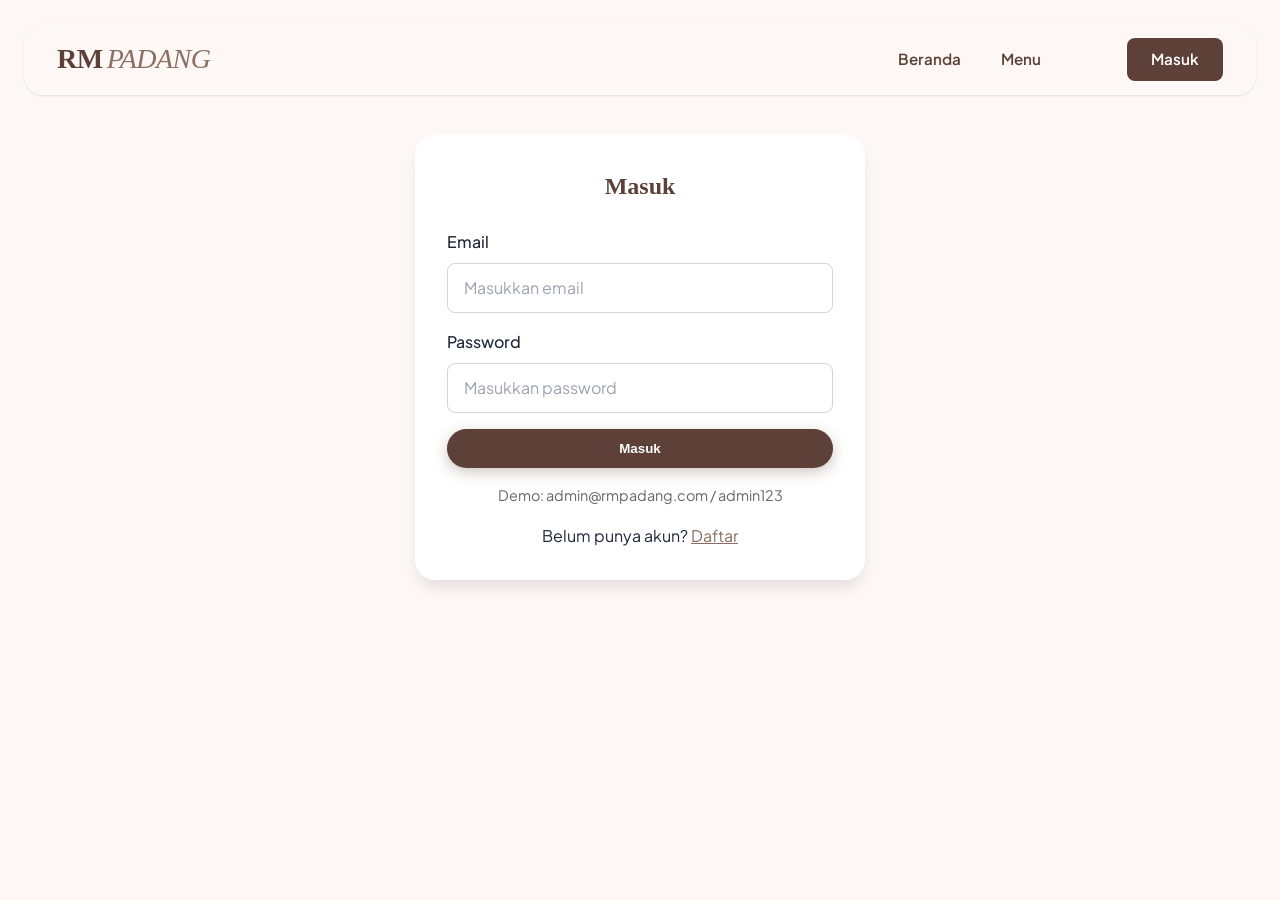
<file: Astan.Prototype/orders.html>
<!DOCTYPE html>
<html lang="id">
<head>
    <meta charset="UTF-8">
    <meta name="viewport" content="width=device-width, initial-scale=1.0">
    <title>Kelola Pesanan - Rumah Makan Padang</title>
    <link rel="stylesheet" href="style.css">
    <link rel="stylesheet" href="https://cdnjs.cloudflare.com/ajax/libs/font-awesome/6.5.1/css/all.min.css">
</head>
<body>
    <script src="main.js"></script>
    <script>
        window.addEventListener('load', function() {
            protectAdminPage();
            renderOrdersPage();
        });

        function renderOrdersPage() {
            const orders = db.getOrders().reverse().slice(0, 6); // Show 6 latest orders
            const report = db.getSalesReport();
            
            // Update stats
            document.getElementById('total-orders').textContent = report.totalOrders;
            document.getElementById('completed-orders').textContent = report.completedOrders;
            document.getElementById('pending-orders').textContent = report.pendingOrders;
            document.getElementById('total-revenue').textContent = 'Rp ' + report.totalRevenue.toLocaleString();
            
            // Render cards
            const container = document.getElementById('orders-table-body');
            container.innerHTML = orders.map(order => {
                const statusClass = order.status === 'Selesai' ? 'status-selesai' : (order.status === 'Diproses' ? 'status-diproses' : 'status-dibatalkan');
                
                return `
                    <div class="admin-item-card">
                        <div style="display: flex; justify-content: space-between; align-items: flex-start; margin-bottom: 1rem;">
                            <div>
                                <span style="font-size: 0.75rem; color: var(--primary); font-weight: 700;">${order.id}</span>
                                <h3 style="margin-top: 0.25rem; font-size: 0.9rem;">${order.customer}</h3>
                                <p style="color: #666; font-size: 0.8rem; margin: 0.25rem 0;"><i class="fa-solid fa-calendar-days"></i> ${order.date}</p>
                            </div>
                            <div style="text-align: right;">
                                <div style="font-weight: 700; color: var(--gray-900); font-size: 1rem;">Rp ${order.total.toLocaleString()}</div>
                                <span class="status-badge ${statusClass}">
                                    ${order.status}
                                </span>
                            </div>
                        </div>
                        <div class="card-actions">
                             <button class="btn-secondary-sm" onclick="window.location.href='order-detail.html?id=${order.id}'" style="width: 100%;"><i class="fa-solid fa-eye"></i> Detail</button>
                        </div>
                    </div>
                `;
            }).join('');
        }
    </script>
    <div class="admin-container">
        <!-- Sidebar -->
        <div class="admin-sidebar">
            <h2 style="margin-bottom: 2rem; text-align: center; font-family: 'Fraunces', serif; color: var(--primary);">RM PADANG</h2>
            <nav class="sidebar-nav">
                <a href="admin.html"><i class="fa-solid fa-chart-line"></i> Dashboard</a>
                <a href="product.html"><i class="fa-solid fa-utensils"></i> Kelola Produk</a>
                <a href="orders.html" class="active"><i class="fa-solid fa-box"></i> Pesanan</a>
                <a href="customers.html"><i class="fa-solid fa-users"></i> Pelanggan</a>
                <a href="inventory-report.html"><i class="fa-solid fa-file-invoice-dollar"></i> Laporan Stok</a>
                <a href="settings.html"><i class="fa-solid fa-gear"></i> Pengaturan</a>
                <a href="#" onclick="logout(); return false;" style="margin-top: 2rem;"><i class="fa-solid fa-right-from-bracket"></i> Keluar</a>
            </nav>
        </div>
        
        <!-- Main Content -->
        <div class="admin-main">
            <div class="print-header">
                <h1>RM PADANG - Laporan Pesanan</h1>
                <p>Dicetak pada: ${new Date().toLocaleString('id-ID')}</p>
            </div>
            <h1>Kelola Pesanan</h1>
            
            <div class="card" style="padding: 1.5rem; margin-bottom: 2rem;">
                <div class="stats-grid" style="margin-bottom: 0;">
                    <div class="stat-card" style="background: var(--gray-50); border: none;">
                        <p style="margin: 0; font-size: 0.8rem; color: #666;">Total Pesanan</p>
                        <h3 style="margin: 0.25rem 0 0 0;" id="total-orders">0</h3>
                    </div>
                    <div class="stat-card" style="background: var(--gray-50); border: none;">
                        <p style="margin: 0; font-size: 0.8rem; color: #666;">Pesanan Selesai</p>
                        <h3 style="margin: 0.25rem 0 0 0; color: #22c55e;" id="completed-orders">0</h3>
                    </div>
                    <div class="stat-card" style="background: var(--gray-50); border: none;">
                        <p style="margin: 0; font-size: 0.8rem; color: #666;">Dalam Proses</p>
                        <h3 style="margin: 0.25rem 0 0 0; color: #f59e0b;" id="pending-orders">0</h3>
                    </div>
                    <div class="stat-card" style="background: var(--gray-50); border: none;">
                        <p style="margin: 0; font-size: 0.8rem; color: #666;">Pendapatan</p>
                        <h3 style="margin: 0.25rem 0 0 0; color: var(--primary); font-size: 1rem;" id="total-revenue">Rp 0</h3>
                    </div>
                </div>
            </div>

            <div class="card" style="padding: 1.5rem;">
                <div style="margin-bottom: 1.5rem; display: flex; justify-content: space-between; align-items: center;">
                    <h3 style="margin: 0;">Daftar Pesanan</h3>
                    <input type="text" id="order-search" placeholder="Cari pesanan..." style="padding: 0.5rem; border: 1px solid #ddd; border-radius: 4px; width: 250px;">
                </div>
                
                <div id="orders-table-body" class="admin-card-grid">
                    <!-- Orders will be loaded as cards here -->
                </div>
            </div>
        </div>
    </div>
</body>
</html>
</file>
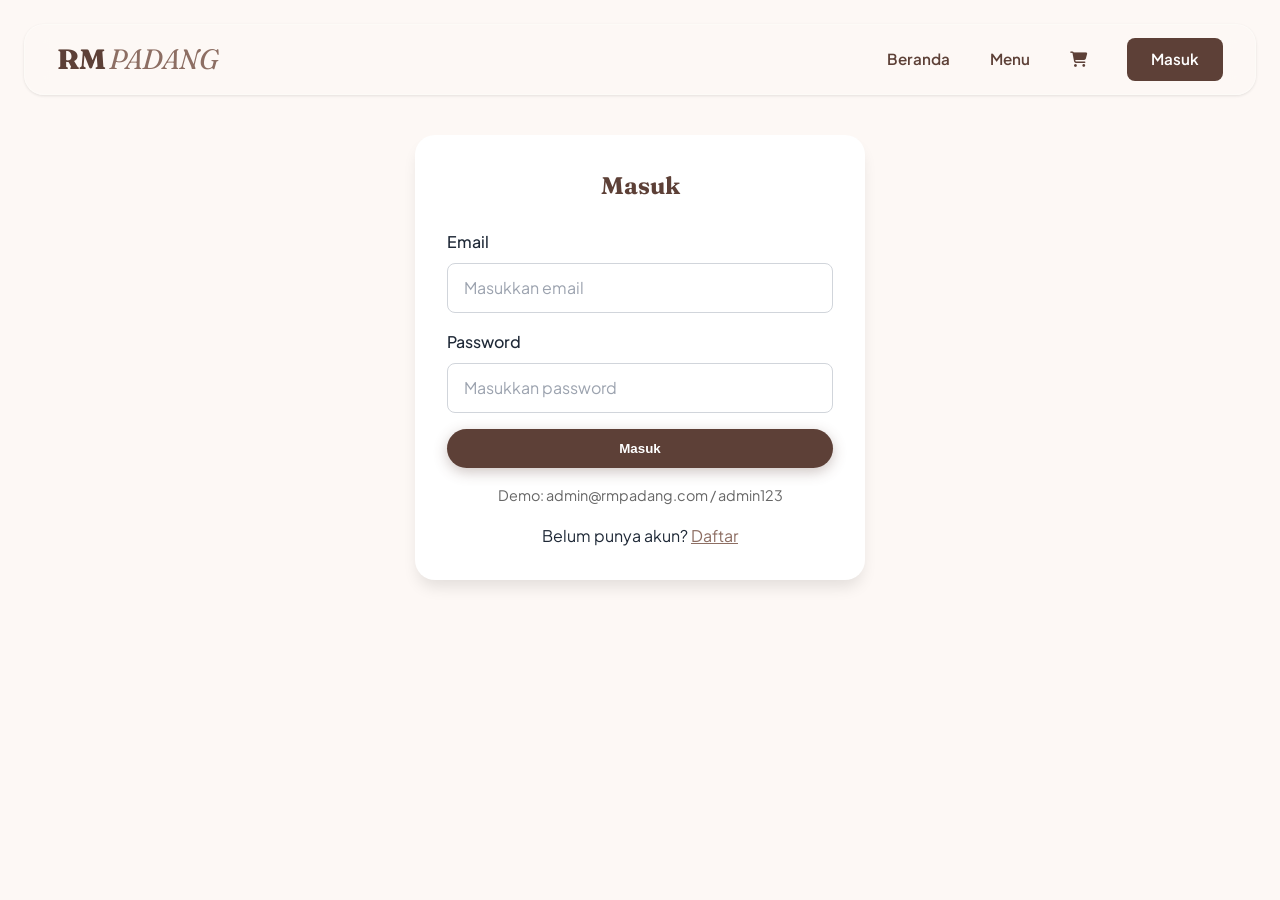
<file: Astan.Prototype/product.html>
<!DOCTYPE html>
<html lang="id">
<head>
    <meta charset="UTF-8">
    <meta name="viewport" content="width=device-width, initial-scale=1.0">
    <title>Kelola Produk - Rumah Makan Padang</title>
    <link rel="stylesheet" href="style.css">
    <link rel="stylesheet" href="https://cdnjs.cloudflare.com/ajax/libs/font-awesome/6.5.1/css/all.min.css">
</head>
<body>
    <script src="main.js"></script>
    <script>
        window.addEventListener('load', function() {
            protectAdminPage();
            renderAdminProducts();
        });
    </script>
    <div class="admin-container">
        <div class="admin-sidebar">
            <h2 style="margin-bottom: 2rem; text-align: center; font-family: 'Fraunces', serif; color: var(--primary);">RM PADANG</h2>
            <nav class="sidebar-nav">
                <a href="admin.html"><i class="fa-solid fa-chart-line"></i> Dashboard</a>
                <a href="product.html" class="active"><i class="fa-solid fa-utensils"></i> Kelola Produk</a>
                <a href="orders.html"><i class="fa-solid fa-box"></i> Pesanan</a>
                <a href="customers.html"><i class="fa-solid fa-users"></i> Pelanggan</a>
                <a href="inventory-report.html"><i class="fa-solid fa-file-invoice-dollar"></i> Laporan Stok</a>
                <a href="settings.html"><i class="fa-solid fa-gear"></i> Pengaturan</a>
                <a href="#" onclick="logout(); return false;" style="margin-top: 2rem;"><i class="fa-solid fa-right-from-bracket"></i> Keluar</a>
            </nav>
        </div>
        
        <div class="admin-main">
            <div style="display: flex; justify-content: space-between; align-items: center; margin-bottom: 2rem;">
                <h1>Kelola Produk</h1>
                <button class="btn-primary" onclick="addProductUI()">+ Tambah Produk</button>
            </div>
            
            <!-- Products Grid Container -->
            <div id="products-table-body" class="admin-card-grid">
                <!-- Products will be loaded as cards here -->
            </div>
            
            <!-- Add/Edit Product Form -->
            <div class="card" style="padding: 1.5rem; margin-top: 2rem;">
                <h3 style="margin-bottom: 1rem;" id="form-title">Tambah Produk Baru</h3>
                <div style="display: grid; grid-template-columns: 1fr 1fr; gap: 1rem;">
                    <div class="form-group">
                        <label>Nama Produk</label>
                        <input type="text" id="product-name" placeholder="Masukkan nama produk">
                    </div>
                    <div class="form-group">
                        <label>Harga</label>
                        <input type="number" id="product-price" placeholder="Masukkan harga" min="0">
                    </div>
                    <div class="form-group">
                        <label>Kategori</label>
                        <select id="product-category">
                            <option value="Resep Warisan">Resep Warisan</option>
                            <option value="Segar Alami">Segar Alami</option>
                            <option value="Camilan Klasik">Camilan Klasik</option>
                        </select>
                    </div>
                    <div class="form-group">
                        <label>Stok</label>
                        <input type="number" id="product-stock" placeholder="Masukkan stok" min="0">
                    </div>
                    <div class="form-group" style="grid-column: span 2;">
                        <label>URL Gambar (Unsplash/Link Gambar)</label>
                        <input type="text" id="product-image-url" placeholder="https://images.unsplash.com/photo-..." oninput="previewImageURL()">
                        <div id="url-preview-container" style="margin-top: 1rem; display: none;">
                            <p style="font-size: 0.8rem; color: #666; margin-bottom: 0.5rem;">Preview Gambar:</p>
                            <img id="url-preview" src="" style="max-height: 150px; border-radius: 8px; object-fit: cover;">
                        </div>
                    </div>
                </div>
                <div style="display: flex; gap: 0.5rem;">
                    <button class="btn-primary" onclick="saveProduct()">Simpan Produk</button>
                    <button class="btn-secondary" onclick="document.getElementById('form-title').textContent='Tambah Produk Baru'; editingProductId=null; document.getElementById('product-name').value=''; document.getElementById('product-price').value=''; document.getElementById('product-stock').value='';" style="background: #999;">Bersihkan Form</button>
                </div>
            </div>
        </div>
    </div>
    
    <script src="main.js"></script>
</body>
</html>
</file>
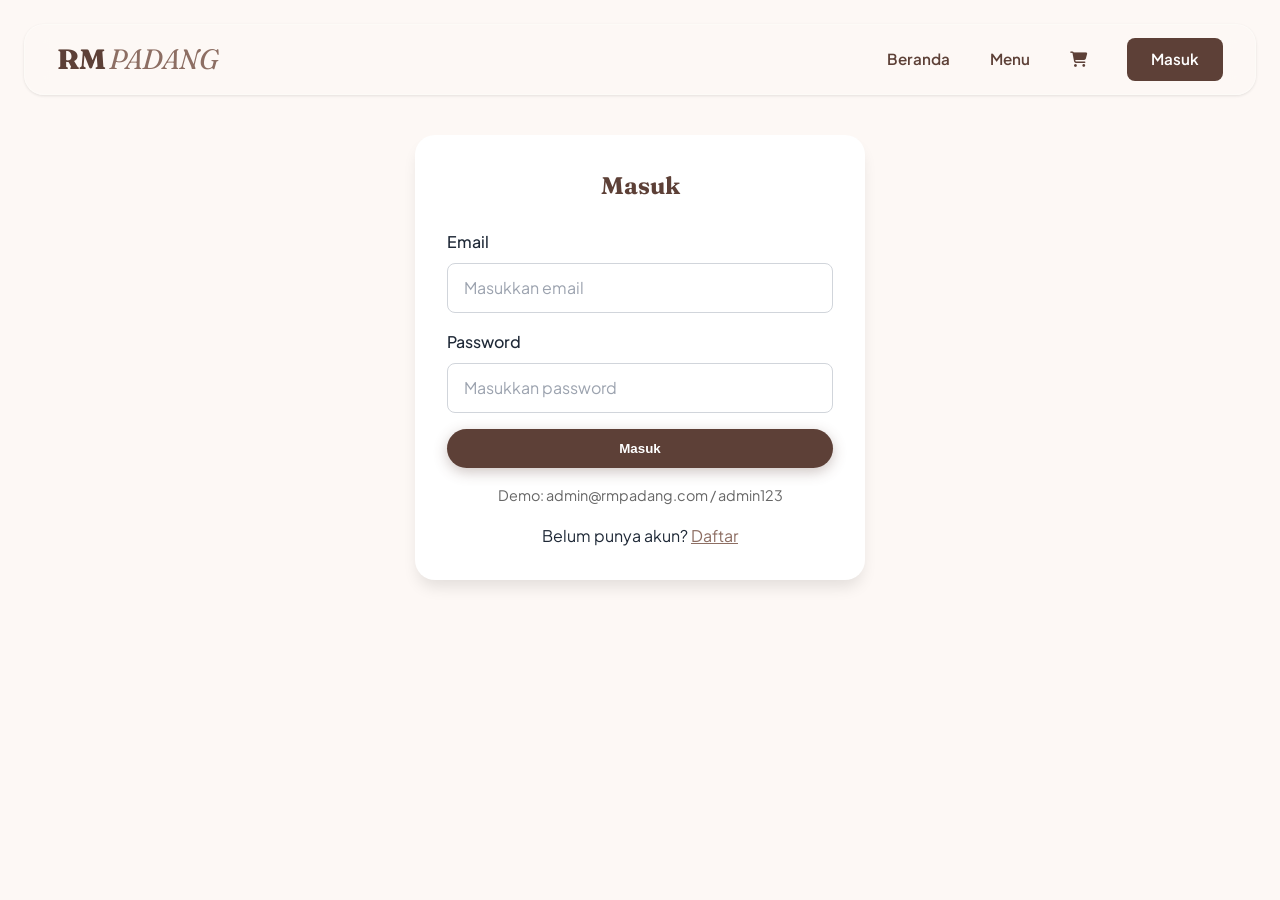
<file: Astan.Prototype/settings.html>
<!DOCTYPE html>
<html lang="id">
<head>
    <meta charset="UTF-8">
    <meta name="viewport" content="width=device-width, initial-scale=1.0">
    <title>Pengaturan - Rumah Makan Padang</title>
    <link rel="stylesheet" href="style.css">
    <link rel="stylesheet" href="https://cdnjs.cloudflare.com/ajax/libs/font-awesome/6.5.1/css/all.min.css">
</head>
<body>
    <script src="main.js"></script>
    <script>
        window.addEventListener('load', function() {
            protectAdminPage();
        });
    </script>
    <div class="admin-container">
        <!-- Sidebar -->
        <div class="admin-sidebar">
            <h2 style="margin-bottom: 2rem; text-align: center; font-family: 'Fraunces', serif; color: var(--primary);">RM PADANG</h2>
            <nav class="sidebar-nav">
                <a href="admin.html"><i class="fa-solid fa-chart-line"></i> Dashboard</a>
                <a href="product.html"><i class="fa-solid fa-utensils"></i> Kelola Produk</a>
                <a href="orders.html"><i class="fa-solid fa-box"></i> Pesanan</a>
                <a href="customers.html"><i class="fa-solid fa-users"></i> Pelanggan</a>
                <a href="inventory-report.html"><i class="fa-solid fa-file-invoice-dollar"></i> Laporan Stok</a>
                <a href="settings.html" class="active"><i class="fa-solid fa-gear"></i> Pengaturan</a>
                <a href="#" onclick="logout(); return false;" style="margin-top: 2rem;"><i class="fa-solid fa-right-from-bracket"></i> Keluar</a>
            </nav>
        </div>
        
        <!-- Main Content -->
        <div class="admin-main">
            <div style="display: flex; justify-content: space-between; align-items: center; margin-bottom: 2rem;">
                <h1>Pengaturan</h1>
                <div id="current-time" style="font-weight: 600; color: var(--gray-600);"></div>
            </div>
            
            <div style="display: grid; grid-template-columns: repeat(auto-fit, minmax(300px, 1fr)); gap: 1.5rem; align-items: start;">
                <!-- Grid 1: Store Information -->
                <div class="card" style="padding: 1.5rem; display: flex; flex-direction: column; height: 100%;">
                    <div style="display: flex; align-items: center; gap: 0.75rem; margin-bottom: 1.5rem;">
                        <span style="font-size: 1.5rem;"><i class="fa-solid fa-shop"></i></span>
                        <h3 style="margin: 0;">Informasi Toko</h3>
                    </div>
                    <div style="flex-grow: 1;">
                        <div class="form-group">
                            <label>Nama Toko</label>
                            <input type="text" value="Rumah Makan Padang" placeholder="Nama Toko">
                        </div>
                        <div class="form-group">
                            <label>Deskripsi Toko</label>
                            <textarea placeholder="Deskripsi singkat toko" style="min-height: 100px;">Menyajikan hidangan khas Minang dengan cita rasa autentik dan resep rahasia turun-temurun.</textarea>
                        </div>
                        <div class="form-group">
                            <label>Email Resmi</label>
                            <input type="email" value="admin@rmpadang.com" placeholder="email@toko.com">
                        </div>
                        <div class="form-group">
                            <label>Nomor WhatsApp</label>
                            <input type="tel" value="+62 21 555 1234" placeholder="+62...">
                        </div>
                    </div>
                    <button class="btn-primary" style="width: 100%; margin-top: 1rem;" onclick="showToast('Informasi toko berhasil disimpan!')">Simpan Perubahan</button>
                </div>

                <!-- Grid 2: Payment Settings -->
                <div class="card" style="padding: 1.5rem; display: flex; flex-direction: column; height: 100%;">
                    <div style="display: flex; align-items: center; gap: 0.75rem; margin-bottom: 1.5rem;">
                        <span style="font-size: 1.5rem;"><i class="fa-solid fa-credit-card"></i></span>
                        <h3 style="margin: 0;">Metode Pembayaran</h3>
                    </div>
                    <div style="flex-grow: 1;">
                        <p style="font-size: 0.9rem; color: var(--gray-600); margin-bottom: 1.5rem;">Aktifkan atau nonaktifkan metode pembayaran yang tersedia untuk pelanggan.</p>
                        
                        <div class="form-group" style="display: flex; align-items: center; justify-content: space-between; padding: 0.75rem; background: var(--gray-50); border-radius: 8px; margin-bottom: 0.75rem;">
                            <span>Transfer Bank (Manual)</span>
                            <input type="checkbox" checked style="width: auto;">
                        </div>
                        <div class="form-group" style="display: flex; align-items: center; justify-content: space-between; padding: 0.75rem; background: var(--gray-50); border-radius: 8px; margin-bottom: 0.75rem;">
                            <span>E-Wallet (Otomatis)</span>
                            <input type="checkbox" checked style="width: auto;">
                        </div>
                        <div class="form-group" style="display: flex; align-items: center; justify-content: space-between; padding: 0.75rem; background: var(--gray-50); border-radius: 8px; margin-bottom: 0.75rem;">
                            <span>QRIS GPN</span>
                            <input type="checkbox" checked style="width: auto;">
                        </div>
                        <div class="form-group" style="display: flex; align-items: center; justify-content: space-between; padding: 0.75rem; background: var(--gray-50); border-radius: 8px; margin-bottom: 0.75rem;">
                            <span>Bayar di Tempat (COD)</span>
                            <input type="checkbox" style="width: auto;">
                        </div>
                    </div>
                    <button class="btn-primary" style="width: 100%; margin-top: 1rem;" onclick="showToast('Metode pembayaran diperbarui!')">Simpan Pengaturan</button>
                </div>

                <!-- Grid 3: Security & Admin -->
                <div class="card" style="padding: 1.5rem; display: flex; flex-direction: column; height: 100%;">
                    <div style="display: flex; align-items: center; gap: 0.75rem; margin-bottom: 1.5rem;">
                        <span style="font-size: 1.5rem;"><i class="fa-solid fa-shield-halved"></i></span>
                        <h3 style="margin: 0;">Keamanan Akun</h3>
                    </div>
                    <div style="flex-grow: 1;">
                        <div class="form-group">
                            <label>Password Saat Ini</label>
                            <input type="password" placeholder="••••••••">
                        </div>
                        <div class="form-group">
                            <label>Password Baru</label>
                            <input type="password" placeholder="Minimal 8 karakter">
                        </div>
                        <div class="form-group">
                            <label>Konfirmasi Password Baru</label>
                            <input type="password" placeholder="Ulangi password baru">
                        </div>
                        <div style="background: #fef2f2; color: #b91c1c; padding: 0.75rem; border-radius: 8px; font-size: 0.8rem; margin-top: 1rem;">
                            <i class="fa-solid fa-triangle-exclamation"></i> Pastikan Anda mengingat password baru Anda untuk masuk kembali.
                        </div>
                    </div>
                    <button class="btn-primary" style="width: 100%; margin-top: 1rem; background: #b91c1c;" onclick="showToast('Password berhasil diperbarui!')">Perbarui Password</button>
                </div>
            </div>
        </div>
    </div>
</body>
</html>
</file>
<file: Astan.Prototype/style.css>
/* ============================================
   RUMAH MAKAN PADANG - Main Stylesheet
   Premium, Heritage, Elegant Design
   ============================================ */

/* Import Google Fonts */
@import url('https://fonts.googleapis.com/css2?family=Fraunces:ital,opsz,wght@0,9..144,100..900;1,9..144,100..900&family=Plus+Jakarta+Sans:ital,wght@0,200..800;1,200..800&display=swap');

/* CSS Variables */
:root {
    --primary: #5D4037;      /* Deep Brown / Coffee */
    --secondary: #8D6E63;    /* Earthy Brown */
    --accent: #BCAAA4;       /* Warm Taupe / Sand */
    --bg-warm: #FDF8F5;      /* Warm Soft Cream */
    --white: #FFFFFF;
    --gray-50: #F9FAFB;
    --gray-100: #F3F4F6;
    --gray-200: #E5E7EB;
    --gray-300: #D1D5DB;
    --gray-400: #9CA3AF;
    --gray-500: #6B7280;
    --gray-600: #4B5563;
    --gray-700: #374151;
    --gray-800: #1F2937;
    --gray-900: #111827;
    --shadow-sm: 0 1px 3px rgba(0,0,0,0.1);
    --shadow-md: 0 10px 15px -3px rgba(0,0,0,0.1);
    --shadow-lg: 0 20px 25px -5px rgba(0,0,0,0.1);
    --radius-sm: 0.5rem;
    --radius-md: 1.25rem;
    --radius-lg: 2rem;
    --glass: rgba(253, 248, 245, 0.85);
    --safe-bottom: env(safe-area-inset-bottom);
}

/* Reset & Base Styles */
* {
    margin: 0;
    padding: 0;
    box-sizing: border-box;
}

body {
    font-family: 'Plus Jakarta Sans', sans-serif;
    color: var(--gray-800);
    background-color: var(--bg-warm);
    line-height: 1.6;
}

h1, h2, h3, h4, h5, h6 {
    font-family: 'Fraunces', serif;
    font-weight: 700;
    color: var(--primary);
}

/* Container */
.container {
    max-width: 1280px;
    margin: 0 auto;
    padding: 0 1.5rem;
}

/* ============================================
   Navbar Styles
   ============================================ */
.navbar {
    background: var(--glass);
    backdrop-filter: blur(12px);
    -webkit-backdrop-filter: blur(12px);
    box-shadow: var(--shadow-sm);
    position: sticky;
    top: 1.5rem;
    z-index: 1000;
    margin: 0 1.5rem;
    border-radius: var(--radius-md);
    border: 1px solid rgba(255, 255, 255, 0.3);
}

.navbar-container {
    display: flex;
    justify-content: space-between;
    align-items: center;
    padding: 0.75rem 2rem;
    max-width: 1280px;
    margin: 0 auto;
}

.logo {
    font-size: 1.75rem;
    font-weight: 800;
    color: var(--primary);
    text-decoration: none;
    font-family: 'Fraunces', serif;
    letter-spacing: -0.5px;
}

.logo span {
    color: var(--secondary);
    font-weight: 400;
    font-style: italic;
    margin-left: 0.25rem;
}

.nav-menu {
    display: flex;
    gap: 2.5rem;
    align-items: center;
}

.nav-menu a {
    text-decoration: none;
    color: var(--primary);
    font-weight: 600;
    font-size: 0.95rem;
    transition: all 0.3s ease;
    position: relative;
}

.nav-menu a::after {
    content: '';
    position: absolute;
    bottom: -4px;
    left: 0;
    width: 0;
    height: 2px;
    background: var(--secondary);
    transition: width 0.3s ease;
}

.nav-menu a:hover::after {
    width: 100%;
}

.cart-icon {
    position: relative;
    font-size: 1.25rem;
}

.cart-count {
    position: absolute;
    top: -8px;
    right: -12px;
    background: var(--accent);
    color: white;
    font-size: 0.7rem;
    padding: 0.2rem 0.4rem;
    border-radius: 50%;
    min-width: 18px;
    text-align: center;
    font-weight: 700;
}

.btn-login {
    background: var(--primary);
    color: white !important;
    padding: 0.6rem 1.5rem;
    border-radius: var(--radius-sm);
    transition: all 0.3s ease !important;
    font-weight: 600;
}

.btn-login:hover {
    background: var(--secondary) !important;
    transform: translateY(-2px);
    box-shadow: var(--shadow-md);
}

.menu-toggle {
    display: none;
    font-size: 1.5rem;
    cursor: pointer;
}

/* ============================================
   Shopee Style Header & Search
   ============================================ */
.shopee-header {
    background: var(--white);
    position: sticky;
    top: 0;
    z-index: 1001;
    padding: 0.75rem 1rem;
    display: none; /* Desktop hidden */
    align-items: center;
    gap: 0.75rem;
    box-shadow: 0 2px 10px rgba(0,0,0,0.05);
}

.menu-toggle-admin {
    font-size: 1.25rem;
    color: var(--primary);
    cursor: pointer;
}

.search-box {
    flex: 1;
    background: var(--gray-100);
    border-radius: 4px;
    padding: 0.5rem 1rem;
    display: flex;
    align-items: center;
    gap: 0.5rem;
    color: var(--gray-400);
}

.search-box input {
    border: none;
    background: transparent;
    width: 100%;
    outline: none;
    font-size: 0.9rem;
    color: var(--gray-800);
}

.header-icons {
    display: flex;
    gap: 1rem;
    color: var(--primary);
    font-size: 1.25rem;
}

/* ============================================
   Bottom Navigation (Shopee Style)
   ============================================ */
.bottom-nav {
    position: fixed;
    bottom: 0;
    left: 0;
    right: 0;
    background: var(--white);
    display: none; /* Desktop hidden */
    grid-template-columns: repeat(5, 1fr);
    padding: 0.5rem 0 calc(0.5rem + var(--safe-bottom));
    border-top: 1px solid var(--gray-200);
    z-index: 1000;
}

.nav-item {
    display: flex;
    flex-direction: column;
    align-items: center;
    text-decoration: none;
    color: var(--gray-500);
    font-size: 0.65rem;
    font-weight: 600;
    gap: 0.25rem;
}

.nav-item i {
    font-size: 1.25rem;
}

.nav-item.active {
    color: var(--primary);
}

/* ============================================
   Button Styles
   ============================================ */
.btn-primary {
    background: var(--primary);
    color: var(--white);
    border: none;
    padding: 0.75rem 1.5rem;
    border-radius: var(--radius-md);
    font-weight: bold;
    cursor: pointer;
    transition: background-color 0.3s;
    text-decoration: none;
    display: inline-block;
    box-shadow: 0 4px 14px 0 rgba(93, 64, 55, 0.3);
}

.btn-primary:hover {
    background: var(--secondary);
    transform: translateY(-3px);
    box-shadow: 0 6px 20px rgba(212, 175, 55, 0.4);
}

.btn-secondary {
    background: var(--accent);
    color: var(--gray-900);
    padding: 0.75rem 1.5rem;
    border-radius: var(--radius-md);
    text-decoration: none;
    font-weight: bold;
    transition: background-color 0.3s;
}

.btn-secondary:hover {
    background: var(--secondary);
    color: white;
}

.btn-outline {
    background: transparent;
    border: 2px solid var(--secondary);
    color: var(--secondary);
    padding: 0.6rem 1.25rem;
    border-radius: var(--radius-sm);
    cursor: pointer;
    font-weight: 600;
    transition: all 0.3s ease;
}

.btn-outline:hover {
    background: var(--secondary);
    color: white;
}

/* ============================================
   Card Styles
   ============================================ */
.card {
    background: var(--white);
    border-radius: var(--radius-md);
    overflow: hidden;
    box-shadow: var(--shadow-md);
    transition: transform 0.3s ease, box-shadow 0.3s ease;
}

.card:hover {
    transform: translateY(-4px);
    box-shadow: var(--shadow-xl);
}

.product-card {
    cursor: pointer;
}

.product-image {
    width: 100%;
    height: 200px;
    object-fit: cover;
}

.product-info {
    padding: 1rem;
}

.product-title {
    font-size: 1.125rem;
    font-weight: 600;
    margin-bottom: 0.5rem;
}

.product-price {
    color: var(--primary);
    font-weight: 700;
    font-size: 1.25rem;
}

/* ============================================
   Hero Section
   ============================================ */
.hero {
    display: flex;
    align-items: center;
    justify-content: center;
    background: linear-gradient(rgba(0, 0, 0, 0.6), rgba(0, 0, 0, 0.6)), url('https://images.unsplash.com/photo-1555939594-58d7cb561ad1?auto=format&fit=crop&q=80&w=2000') no-repeat center center;
    background-size: cover;
    background-attachment: fixed;
    height: 70vh;
    color: var(--white);
    text-align: center;
    padding: 2rem;
}

.hero-content h1 {
    font-family: 'Fraunces', serif;
    font-size: 4rem;
    margin-bottom: 1rem;
    text-shadow: 0 4px 10px rgba(0,0,0,0.3);
}

.hero-content p {
    font-family: 'Plus Jakarta Sans', sans-serif;
    font-size: 1.5rem;
    margin-bottom: 2.5rem;
    max-width: 800px;
    margin-left: auto;
    margin-right: auto;
    opacity: 0.9;
}

/* ============================================
   Category Section
   ============================================ */
.categories {
    padding: 4rem 0;
}

.section-title {
    text-align: center;
    font-size: 2rem;
    margin-bottom: 2rem;
    color: var(--gray-800);
}

.category-grid {
    display: grid;
    grid-template-columns: repeat(auto-fit, minmax(150px, 1fr));
    gap: 1.5rem;
}

.category-card {
    text-align: center;
    padding: 1.5rem;
    background: var(--white);
    border-radius: var(--radius-md);
    cursor: pointer;
    transition: all 0.3s ease;
}

.category-card:hover {
    transform: translateY(-4px);
    box-shadow: var(--shadow-lg);
}

.category-icon {
    font-size: 2.5rem;
    margin-bottom: 0.5rem;
}

/* ============================================
   Product Grid
   ============================================ */
.product-grid {
    display: grid;
    grid-template-columns: repeat(auto-fit, minmax(200px, 1fr));
    gap: 1.5rem;
}

.product-grid .product-card {
    background: var(--white);
    border-radius: var(--radius-md);
    box-shadow: var(--shadow-sm);
    padding: 1rem;
    text-align: center;
}

/* ============================================
   Footer
   ============================================ */
.footer {
    background: var(--gray-800);
    color: var(--white);
    padding: 2rem 1.5rem;
    display: flex;
    justify-content: space-between;
    flex-wrap: wrap;
}

.footer::before {
    content: '';
    position: absolute;
    top: 0;
    left: 0;
    width: 100%;
    height: 60px;
    background: var(--bg-warm);
    clip-path: ellipse(60% 100% at 50% 0%);
}

.footer-content {
    display: grid;
    grid-template-columns: repeat(auto-fit, minmax(250px, 1fr));
    gap: 2rem;
    margin-bottom: 2rem;
}

.footer h3 {
    color: white;
    margin-bottom: 1rem;
}

.footer-bottom {
    text-align: center;
    padding-top: 2rem;
    border-top: 1px solid rgba(255, 255, 255, 0.1);
    font-size: 0.9rem;
    opacity: 0.8;
}

/* ============================================
   Form Styles
   ============================================ */
.form-group {
    margin-bottom: 1rem;
}

.form-group label {
    display: block;
    margin-bottom: 0.5rem;
    font-weight: 500;
}

.form-group input,
.form-group select,
.form-group textarea {
    width: 100%;
    padding: 0.85rem 1rem;
    border: 1px solid var(--gray-300);
    border-radius: var(--radius-sm);
    font-family: inherit;
    font-size: 1rem;
    color: var(--gray-800);
    background-color: var(--white);
    transition: all 0.3s ease;
}

.form-group input:focus,
.form-group select:focus,
.form-group textarea:focus {
    outline: none;
    border-color: var(--primary);
    box-shadow: 0 0 0 4px rgba(93, 64, 55, 0.1);
    background-color: #fff;
}

/* Fix for browser autofill colors */
.form-group input:-webkit-autofill,
.form-group input:-webkit-autofill:hover, 
.form-group input:-webkit-autofill:focus,
.form-group textarea:-webkit-autofill,
.form-group textarea:-webkit-autofill:hover,
.form-group textarea:-webkit-autofill:focus {
    -webkit-text-fill-color: var(--gray-800);
    -webkit-box-shadow: 0 0 0px 1000px #fff inset;
    transition: background-color 5000s ease-in-out 0s;
}

.form-group input::placeholder,
.form-group textarea::placeholder {
    color: var(--gray-400);
}

/* ============================================
   Cart Styles
   ============================================ */
.cart-item {
    display: flex;
    gap: 1rem;
    padding: 1rem;
    background: var(--white);
    border-radius: var(--radius-md);
    margin-bottom: 1rem;
}

.cart-item-image {
    width: 100px;
    height: 100px;
    object-fit: cover;
    border-radius: var(--radius-sm);
}

.cart-item-details {
    flex: 1;
}

.cart-item-title {
    font-weight: 600;
    margin-bottom: 0.25rem;
}

.cart-item-price {
    color: var(--accent);
    font-weight: 600;
}

.quantity-control {
    display: flex;
    align-items: center;
    gap: 0.5rem;
    margin-top: 0.5rem;
}

.quantity-btn {
    background: var(--gray-200);
    border: none;
    width: 30px;
    height: 30px;
    border-radius: var(--radius-sm);
    cursor: pointer;
    font-weight: bold;
}

/* ============================================
   Admin Dashboard Styles
   ============================================ */
.admin-container {
    display: flex;
    min-height: 100vh;
}

.admin-sidebar {
    width: 260px;
    background: var(--white);
    color: var(--gray-800);
    padding: 2rem 1rem;
    border-right: 1px solid var(--gray-200);
    display: flex;
    flex-direction: column;
    position: sticky;
    top: 0;
    height: 100vh;
    z-index: 100;
}

.admin-sidebar h2 {
    color: var(--primary) !important;
}

.sidebar-nav {
    display: flex;
    flex-direction: column;
    flex: 1;
    margin-top: 1rem;
}

.admin-sidebar a {
    display: flex;
    align-items: center;
    gap: 0.75rem;
    color: var(--gray-600);
    text-decoration: none;
    padding: 0.85rem 1rem;
    border-radius: 8px;
    margin-bottom: 0.25rem;
    transition: all 0.2s ease;
    font-weight: 500;
}

.admin-sidebar a i {
    width: 20px;
}

.admin-sidebar a:hover,
.admin-sidebar a.active {
    background: #FFF5F1;
    color: var(--primary);
}

.admin-main {
    flex: 1;
    padding: 2rem;
    background-color: var(--gray-50);
    min-height: 100vh;
}

.admin-header {
    display: flex;
    justify-content: space-between;
    align-items: center;
    margin-bottom: 2rem;
    flex-wrap: wrap;
    gap: 1rem;
}

.admin-header-actions {
    display: flex;
    gap: 0.75rem;
}

.stats-grid {
    display: grid;
    grid-template-columns: repeat(auto-fit, minmax(240px, 1fr));
    gap: 1.5rem;
    margin-bottom: 2rem;
}

.stat-card {
    background: var(--white);
    padding: 1.5rem;
    border-radius: var(--radius-md);
    box-shadow: var(--shadow-md);
}

.data-table {
    width: 100%;
    background: var(--white);
    border-radius: var(--radius-md);
    overflow-x: auto;
}

.data-table table {
    width: 100%;
    border-collapse: collapse;
}

.data-table th,
.data-table td {
    padding: 1rem;
    text-align: left;
    border-bottom: 1px solid var(--gray-200);
}

.order-dashboard-card:hover {
    background-color: var(--white);
    border-color: var(--secondary) !important;
    transform: translateX(4px);
    box-shadow: var(--shadow-md);
}

/* Admin Card Grid System */
.admin-card-grid {
    display: grid;
    grid-template-columns: repeat(auto-fill, minmax(300px, 1fr));
    gap: 1.5rem;
    margin-top: 1rem;
}

.admin-item-card {
    background: white;
    border: 1px solid var(--gray-200);
    border-radius: var(--radius-md);
    padding: 1.5rem;
    transition: all 0.3s ease;
    display: flex;
    flex-direction: column;
    justify-content: space-between;
}

.admin-item-card:hover {
    border-color: var(--secondary);
    box-shadow: var(--shadow-lg);
    transform: translateY(-4px);
}

.admin-item-card h3 {
    margin: 0 0 0.5rem 0;
    color: var(--gray-900);
}

.admin-item-card .card-info {
    margin-bottom: 1rem;
    color: var(--gray-600);
    font-size: 0.9rem;
}

.admin-item-card .card-actions {
    display: flex;
    gap: 0.5rem;
    border-top: 1px solid var(--gray-100);
    padding-top: 1rem;
}

/* Method Card Styles for Checkout */
.method-card {
    cursor: pointer;
    display: block;
}

.method-card .card-content {
    background: var(--white);
    border: 2px solid var(--gray-200);
    border-radius: var(--radius-sm);
    padding: 1.25rem 1rem;
    text-align: center;
    transition: all 0.3s cubic-bezier(0.4, 0, 0.2, 1);
    display: flex;
    flex-direction: column;
    align-items: center;
    justify-content: center;
    gap: 0.75rem;
    height: 100%;
    min-height: 100px;
}

.method-card .card-content img {
    max-width: 100%;
    height: 35px;
    object-fit: contain;
    transition: transform 0.3s ease;
}

.method-card input:checked + .card-content {
    border-color: var(--secondary);
    background: #FFFDF7;
    box-shadow: 0 8px 16px rgba(212, 175, 55, 0.12);
    transform: translateY(-4px);
}

.method-card input:checked + .card-content img {
    transform: scale(1.1);
}

.method-card .icon {
    font-size: 2rem;
    margin-bottom: 0.25rem;
}

.method-card span {
    font-weight: 700;
    font-size: 0.85rem;
    color: var(--primary);
}

.method-card small {
    color: var(--gray-500);
    font-size: 0.75rem;
    font-weight: 600;
}

.method-card:hover .card-content {
    border-color: var(--secondary);
    background: var(--gray-50);
}

/* ============================================
   Toast Notification
   ============================================ */
.toast {
    position: fixed;
    bottom: 20px;
    right: 20px;
    background: var(--gray-800);
    color: white;
    padding: 1rem 1.5rem;
    border-radius: var(--radius-sm);
    box-shadow: var(--shadow-lg);
    z-index: 1100;
    animation: slideIn 0.3s ease;
}

@keyframes slideIn {
    from {
        transform: translateX(100%);
        opacity: 0;
    }
    to {
        transform: translateX(0);
        opacity: 1;
    }
}

@keyframes loading {
    from { width: 0%; }
    to { width: 100%; }
}

/* ============================================
   Responsive Design
   ============================================ */
@media (max-width: 768px) {
    .menu-toggle {
        display: block;
        font-size: 2rem;
        color: var(--primary);
    }
    
    .nav-menu {
        display: none;
        position: absolute;
        top: 100%;
        left: 0;
        right: 0;
        background: var(--white);
        flex-direction: column;
        padding: 1.5rem;
        box-shadow: var(--shadow-lg);
        gap: 1.5rem;
        text-align: center;
        border-top: 1px solid var(--gray-100);
        margin: 0;
        border-radius: 0 0 var(--radius-md) var(--radius-md);
    }
    
    .nav-menu.active {
        display: flex;
    }
    
    .hero h1 {
        font-size: 2.25rem;
    }

    /* FORCE 2 COLUMN GRID FOR ALL CARDS */
    .product-grid, 
    .category-grid, 
    .admin-card-grid, 
    .method-grid, 
    .stats-grid {
        grid-template-columns: repeat(2, 1fr) !important;
        gap: 0.75rem !important;
    }

    .dashboard-grid {
        grid-template-columns: repeat(2, 1fr) !important;
        gap: 0.75rem !important;
    }

    .stat-card {
        padding: 0.75rem !important;
        border-radius: 12px !important;
    }

    .stat-card h3 {
        font-size: 0.7rem !important;
        margin-bottom: 0.25rem !important;
    }

    .stat-card p, .stat-card .stat-value {
        font-size: 1.1rem !important;
    }

    .product-card .product-image {
        height: 120px;
    }

    .product-info {
        padding: 0.75rem;
    }

    .product-title {
        font-size: 0.9rem;
    }

    .product-price {
        font-size: 1rem;
    }

    .admin-card-grid {
        grid-template-columns: repeat(2, 1fr) !important;
        gap: 0.75rem !important;
    }

    .admin-item-card {
        padding: 0.75rem !important;
    }

    .admin-item-card h3 {
        font-size: 0.9rem !important;
    }

    .admin-item-card p {
        font-size: 0.75rem !important;
    }

    .product-info p {
        display: none; /* Hide description on mobile grid to save space */
    }

    /* Admin Responsiveness */
    .admin-container {
        flex-direction: column;
    }
    
    body {
        padding-bottom: 70px !important;
    }

    .admin-sidebar {
        position: fixed;
        top: 0;
        left: -280px; /* Hidden by default */
        width: 280px;
        height: 100vh;
        background: var(--white);
        z-index: 2000;
        transition: all 0.3s cubic-bezier(0.4, 0, 0.2, 1);
        display: flex !important;
        flex-direction: column !important;
        box-shadow: 20px 0 50px rgba(0,0,0,0.1);
        padding: 4rem 1.5rem 1.5rem !important;
    }

    .admin-sidebar h2 {
        font-size: 1.25rem !important;
        text-align: left !important;
        margin-bottom: 2rem !important;
        padding-left: 0.5rem;
    }

    .sidebar-nav {
        display: flex !important;
        flex-direction: column !important;
        width: 100%;
    }

    .admin-sidebar a {
        display: flex !important;
        align-items: center;
        width: 100%;
        padding: 1rem !important;
        margin-bottom: 0.25rem;
        border-radius: 8px;
        background: var(--gray-50);
        font-weight: 600 !important;
        position: relative;
    }

    .admin-sidebar a::after {
        content: '\f105'; /* FontAwesome Angle Right */
        font-family: 'Font Awesome 6 Free';
        font-weight: 900;
        margin-left: auto;
        color: var(--gray-400);
    }

    .admin-sidebar.active {
        left: 0;
    }

    /* Admin Sidebar Overlay */
    .sidebar-overlay {
        position: fixed;
        top: 0;
        left: 0;
        right: 0;
        bottom: 0;
        background: rgba(0,0,0,0.4);
        backdrop-filter: blur(2px);
        z-index: 1999;
        display: none;
        opacity: 0;
        transition: opacity 0.3s ease;
    }

    .sidebar-overlay.active {
        display: block;
        opacity: 1;
    }

    .admin-main {
        padding: 1.5rem 1rem !important;
        margin-bottom: 0;
        width: 100% !important;
    }
    
    .shopee-header {
        display: flex;
    }

    .bottom-nav {
        display: grid;
    }

    .search-bar {
        display: none !important;
    }

    .navbar {
        display: none; /* Replace navbar with shopee-header on mobile */
    }

    /* Product Grid - 2 Columns */
    .product-grid {
        grid-template-columns: repeat(2, 1fr) !important;
        gap: 0.5rem !important;
        padding: 0.5rem !important;
    }

    .product-card {
        border-radius: 4px !important;
        padding: 0 !important;
        overflow: hidden;
    }

    .product-card .product-image {
        aspect-ratio: 1/1;
        height: auto !important;
    }

    .product-info {
        padding: 0.5rem !important;
    }

    .product-title {
        font-size: 0.85rem !important;
        height: 2.4rem;
        overflow: hidden;
        display: -webkit-box;
        -webkit-line-clamp: 2;
        -webkit-box-orient: vertical;
        margin-bottom: 0.25rem !important;
    }

    .product-price {
        font-size: 0.95rem !important;
    }
    
    /* Homepage Mobile Enhancements */
    .hero {
        height: 45vh !important;
        margin-bottom: 1rem;
    }

    .hero-content h1 {
        font-size: 1.75rem !important;
    }

    .hero-btns {
        display: flex !important;
        flex-direction: column !important;
        gap: 0.75rem !important;
        width: 100%;
        max-width: 300px;
        margin: 0 auto;
    }

    .hero-btns .btn-secondary {
        margin-left: 0 !important;
    }

    .categories {
        padding: 1.5rem 0 !important;
    }

    .category-grid {
        display: flex !important;
        overflow-x: auto !important;
        gap: 1rem !important;
        padding: 0.5rem 1rem !important;
        scroll-snap-type: x mandatory;
        scrollbar-width: none; /* Hide scrollbar Firefox */
    }

    .category-grid::-webkit-scrollbar {
        display: none; /* Hide scrollbar Chrome/Safari */
    }

    .category-card {
        flex: 0 0 100px !important;
        scroll-snap-align: start;
        background: transparent !important;
        box-shadow: none !important;
        padding: 0 !important;
    }

    .category-icon {
        width: 60px;
        height: 60px;
        background: var(--white);
        border-radius: 20px;
        display: flex;
        align-items: center;
        justify-content: center;
        margin: 0 auto 0.5rem !important;
        box-shadow: 0 4px 10px rgba(0,0,0,0.05);
        font-size: 1.25rem !important;
        color: var(--primary);
    }

    .section-title {
        font-size: 1.25rem !important;
        text-align: left !important;
        padding-left: 1rem;
        margin-bottom: 1rem !important;
    }

    .product-grid {
        padding: 0 0.5rem !important;
    }

    /* Footer */
    .footer {
        padding: 3rem 1rem 6rem !important; /* Extra bottom padding for bottom-nav */
        text-align: center !important;
    }
}

/* Universal Status Badges */
.status-badge {
    padding: 4px 10px;
    border-radius: 50px;
    font-size: 0.65rem;
    font-weight: 700;
    display: inline-flex;
    align-items: center;
    gap: 4px;
    text-transform: uppercase;
    border: 1px solid transparent;
}

.status-selesai { background: #dcfce7; color: #166534; border-color: #bbf7d0; }
.status-diproses { background: #fffbeb; color: #92400e; border-color: #fef3c7; }
.status-dibatalkan { background: #fee2e2; color: #991b1b; border-color: #fecaca; }
.status-pending { background: #f3f4f6; color: #374151; border-color: #e5e7eb; }
.status-ok { background: #dcfce7; color: #166534; }
.status-err { background: #fee2e2; color: #991b1b; }

/* Customer Admin Styles */
.customer-header {
    display: flex;
    gap: 0.75rem;
    align-items: center;
    margin-bottom: 1rem;
}

.customer-avatar {
    width: 40px;
    height: 40px;
    background: var(--primary);
    color: white;
    border-radius: 50%;
    display: flex;
    align-items: center;
    justify-content: center;
    font-weight: 700;
    font-size: 1rem;
}

.customer-info h3 {
    margin: 0;
    font-size: 0.9rem !important;
}

.customer-info p {
    margin: 0;
    font-size: 0.7rem !important;
    color: var(--gray-500);
}

.customer-details {
    background: var(--gray-50);
    padding: 0.5rem;
    border-radius: 8px;
    margin-bottom: 1rem;
}

.detail-row {
    display: flex;
    justify-content: space-between;
    font-size: 0.75rem;
    margin-bottom: 0.25rem;
}

.customer-actions {
    display: flex;
    justify-content: space-between;
    align-items: center;
}

.btn-secondary-sm {
    padding: 0.3rem 0.6rem;
    font-size: 0.7rem;
    background: var(--gray-100);
    border: none;
    border-radius: 4px;
    cursor: pointer;
    color: var(--primary);
    font-weight: 600;
}

/* Cart & Checkout Modern Styles */
.cart-grid, .checkout-grid {
    display: grid;
    grid-template-columns: 1fr 380px;
    gap: 2rem;
    margin-bottom: 5rem;
}

.cart-item-card {
    background: var(--white);
    border-radius: 20px;
    padding: 1.5rem;
    margin-bottom: 1.25rem;
    display: flex;
    gap: 1.5rem;
    box-shadow: 0 4px 15px rgba(0,0,0,0.02);
    transition: transform 0.3s ease;
}

.cart-item-img {
    width: 100px;
    height: 100px;
    border-radius: 12px;
    object-fit: cover;
}

.cart-item-info {
    flex: 1;
}

.cart-item-title {
    font-family: 'Fraunces', serif;
    font-size: 1.15rem;
    margin: 0 0 0.5rem;
    color: var(--gray-800);
}

.cart-item-price {
    font-weight: 700;
    color: var(--primary);
    font-size: 1.1rem;
    margin-bottom: 1rem;
}

.quantity-control-modern {
    display: flex;
    align-items: center;
    background: var(--gray-100);
    padding: 4px;
    border-radius: 10px;
    width: fit-content;
}

.q-btn {
    width: 30px;
    height: 30px;
    border: none;
    background: transparent;
    cursor: pointer;
    font-weight: 800;
    display: flex;
    align-items: center;
    justify-content: center;
}

.q-val {
    padding: 0 0.75rem;
    font-weight: 700;
}

.order-summary-card {
    background: var(--white);
    border-radius: 24px;
    padding: 2rem;
    position: sticky;
    top: 100px;
    box-shadow: 0 10px 30px rgba(0,0,0,0.03);
    height: fit-content;
}

@media (max-width: 768px) {
    .cart-grid, .checkout-grid {
        grid-template-columns: 1fr !important;
        margin-bottom: 140px !important;
    }

    .cart-item-card {
        padding: 0.75rem !important;
        gap: 0.75rem !important;
        position: relative;
    }

    .cart-item-img {
        width: 70px !important;
        height: 70px !important;
    }

    .cart-item-title {
        font-size: 0.95rem !important;
    }

    .cart-item-subtotal {
        min-width: 0 !important;
        text-align: right;
        margin-top: 0.5rem;
    }

    .cart-item-subtotal strong {
        font-size: 1rem !important;
    }

    .order-summary-card {
        position: fixed !important;
        bottom: 60px; /* Above bottom nav */
        left: 0;
        right: 0;
        top: auto !important;
        border-radius: 20px 20px 0 0 !important;
        padding: 1rem 1.25rem !important;
        z-index: 999;
        box-shadow: 0 -10px 30px rgba(0,0,0,0.1) !important;
        border-top: 1px solid var(--gray-200);
    }

    .order-summary-card .summary-row:not(.total):not(.summary-total) {
        display: none !important;
    }

    .order-summary-card .summary-total, 
    .order-summary-card .summary-row.total {
        border: none !important;
        margin: 0 !important;
        padding: 0 !important;
        display: flex;
        justify-content: space-between;
        align-items: center;
        font-size: 1rem !important;
    }

    .btn-checkout {
        margin-top: 0.5rem !important;
        padding: 0.75rem !important;
        font-size: 0.9rem !important;
        border-radius: 12px !important;
    }

    .checkout-stepper {
        gap: 0.5rem !important;
        margin: 1rem 0 !important;
    }

    .step-num {
        width: 30px !important;
        height: 30px !important;
        font-size: 0.8rem !important;
    }

    .step span {
        display: none !important;
    }

    .step-line {
        width: 20px !important;
    }
}

/* Desktop Cart Alignment */
.cart-item-header {
    display: flex;
    flex-direction: column;
    gap: 0.25rem;
    margin-bottom: 1rem;
}

.cart-item-meta {
    font-size: 0.8rem;
    color: var(--gray-500);
    display: flex;
    gap: 1rem;
}

.cart-item-actions {
    display: flex;
    justify-content: space-between;
    align-items: center;
    margin-top: auto;
}

.remove-btn-sm {
    background: none;
    border: none;
    color: #ef4444;
    font-size: 0.8rem;
    font-weight: 700;
    cursor: pointer;
    display: flex;
    align-items: center;
    gap: 0.4rem;
    padding: 0.5rem;
    transition: opacity 0.2s;
}

.remove-btn-sm:hover {
    opacity: 0.7;
}

.cart-item-subtotal {
    text-align: right;
    min-width: 140px;
    display: flex;
    flex-direction: column;
    justify-content: center;
}

.cart-item-subtotal p {
    font-size: 0.8rem;
    color: var(--gray-400);
    margin: 0;
}

.cart-item-subtotal strong {
    font-size: 1.25rem;
    color: var(--primary);
    font-weight: 800;
}

/* Checkout Stepper Styles */
.checkout-stepper {
    display: flex;
    justify-content: center;
    align-items: center;
    margin: 3rem 0;
    gap: 1.5rem;
}

.step {
    display: flex;
    align-items: center;
    gap: 0.75rem;
    color: var(--gray-400);
    font-weight: 600;
    font-size: 0.95rem;
}

.step.active {
    color: var(--primary);
}

.step-num {
    width: 36px;
    height: 36px;
    border-radius: 50%;
    background: var(--gray-100);
    display: flex;
    align-items: center;
    justify-content: center;
    font-size: 0.9rem;
    font-weight: 800;
    transition: all 0.3s ease;
}

.step.active .step-num {
    background: var(--primary);
    color: white;
    box-shadow: 0 4px 12px rgba(93, 64, 55, 0.25);
}

.step-line {
    width: 60px;
    height: 2px;
    background: var(--gray-200);
    border-radius: 2px;
}

/* ============================================
   Print Layout Improvements
   ============================================ */
@media print {
    /* Hide non-essential elements */
    .navbar, .footer, .admin-sidebar, .btn-primary, .btn-secondary, .btn-outline, 
    .actions, .card button, #search-input, .category-grid, .menu-toggle {
        display: none !important;
    }

    /* Reset container and main content */
    body {
        background-color: white !important;
        color: black !important;
    }

    .admin-container {
        display: block !important;
    }

    .admin-main {
        padding: 0 !important;
        margin: 0 !important;
        width: 100% !important;
    }

    .container, .card {
        max-width: 100% !important;
        box-shadow: none !important;
        border: none !important;
        padding: 0 !important;
    }

    /* Table styling for print */
    .data-table table {
        border: 1px solid #ddd !important;
        width: 100% !important;
    }

    .data-table th, .data-table td {
        border-bottom: 1px solid #ddd !important;
        padding: 8px !important;
    }

    .data-table th {
        background-color: #f2f2f2 !important;
        -webkit-print-color-adjust: exact;
    }

    /* Page breaks */
    tr {
        page-break-inside: avoid;
    }

    /* Report Title */
    h1 {
        text-align: center;
        margin-bottom: 2rem;
        font-size: 24pt;
    }

    /* Stats Grid for Print */
    .stats-grid {
        display: grid !important;
        grid-template-columns: repeat(4, 1fr) !important;
        gap: 10px !important;
        margin-bottom: 20px !important;
    }

    .stat-card {
        border: 1px solid #ddd !important;
        padding: 10px !important;
        text-align: center !important;
    }

    /* Custom Header for Print */
    .print-header {
        display: block !important;
        text-align: center;
        margin-bottom: 20px;
        border-bottom: 2px solid var(--primary);
        padding-bottom: 10px;
    }
}

/* Hide print header on screen */
.print-header {
    display: none;
}

/* ============================================
   Order Tracking & Map Styles
   ============================================ */
.custom-div-icon {
    background: transparent;
    border: none;
}

.order-map-container {
    height: 220px;
    width: 100%;
    border-radius: var(--radius-md);
    margin: 1.5rem 0;
    box-shadow: inset 0 2px 10px rgba(0,0,0,0.05);
    border: 1px solid var(--gray-200);
    overflow: hidden;
    position: relative;
}

.tracking-status {
    display: flex;
    align-items: center;
    gap: 0.75rem;
    font-size: 0.8rem;
    font-weight: 800;
    color: var(--primary);
    margin-bottom: 1rem;
    letter-spacing: 1px;
    text-transform: uppercase;
}

.pulse {
    width: 10px;
    height: 10px;
    background: var(--primary);
    border-radius: 50%;
    position: relative;
}

.pulse::after {
    content: '';
    position: absolute;
    top: -2px;
    left: -2px;
    right: -2px;
    bottom: -2px;
    border: 2px solid var(--primary);
    border-radius: 50%;
    animation: pulse-ring 2s cubic-bezier(0.24, 0, 0.38, 1) infinite;
}

@keyframes pulse-ring {
    0% { transform: scale(1); opacity: 1; }
    100% { transform: scale(3); opacity: 0; }
}

.driver-card {
    display: flex;
    align-items: center;
    gap: 1.25rem;
    background: var(--gray-50);
    padding: 1.25rem;
    border-radius: var(--radius-md);
    border: 1px solid var(--gray-100);
    margin-top: 1rem;
    transition: all 0.3s ease;
}

.driver-card:hover {
    background: white;
    border-color: var(--accent);
    box-shadow: var(--shadow-md);
}

.driver-avatar {
    width: 50px;
    height: 50px;
    border-radius: 15px;
    background: linear-gradient(135deg, var(--primary) 0%, var(--secondary) 100%);
    display: flex;
    align-items: center;
    justify-content: center;
    color: white;
    font-size: 1.25rem;
    font-weight: 800;
    box-shadow: 0 4px 12px rgba(93, 64, 55, 0.2);
}

.driver-info-main {
    flex: 1;
}

.driver-name {
    font-weight: 800;
    font-size: 1rem;
    color: var(--gray-900);
    margin-bottom: 0.25rem;
}

.driver-vehicle {
    font-size: 0.8rem;
    color: var(--gray-500);
    font-weight: 600;
}

.btn-contact-driver {
    background: var(--white);
    color: var(--primary);
    border: 2px solid var(--primary);
    padding: 0.6rem 1rem;
    border-radius: 10px;
    font-weight: 800;
    font-size: 0.8rem;
    cursor: pointer;
    transition: all 0.3s ease;
    text-decoration: none;
}

.btn-contact-driver:hover {
    background: var(--primary);
    color: white;
    transform: translateY(-2px);
}

/* ============================================
   Shopee Style Profile & UI Elements
   ============================================ */
.shopee-profile-header {
    background: linear-gradient(180deg, var(--primary) 0%, var(--secondary) 100%);
    padding: 2.5rem 1.5rem;
    color: white;
    display: none; /* Desktop hidden */
    align-items: center;
    gap: 1.25rem;
}

.profile-avatar {
    width: 60px;
    height: 60px;
    border-radius: 50%;
    background: white;
    display: flex;
    align-items: center;
    justify-content: center;
    color: var(--primary);
    font-size: 1.5rem;
    font-weight: 800;
    border: 2px solid rgba(255,255,255,0.3);
}

.profile-info h3 {
    color: white;
    margin: 0;
    font-size: 1.1rem;
}

.profile-info p {
    font-size: 0.8rem;
    opacity: 0.8;
}

.action-list {
    background: white;
    margin-top: 0.5rem;
    display: none; /* Desktop hidden */
}

.action-item {
    display: flex;
    align-items: center;
    gap: 1rem;
    padding: 1rem;
    border-bottom: 1px solid var(--gray-100);
    text-decoration: none;
    color: var(--gray-800);
    font-size: 0.9rem;
}

.action-item i {
    width: 20px;
    color: var(--primary);
    font-size: 1.1rem;
}

.action-item .arrow {
    margin-left: auto;
    color: var(--gray-300);
}

@media (max-width: 768px) {
    .shopee-profile-header, .action-list {
        display: flex;
    }
    .action-list {
        display: block;
    }
}
</file>
